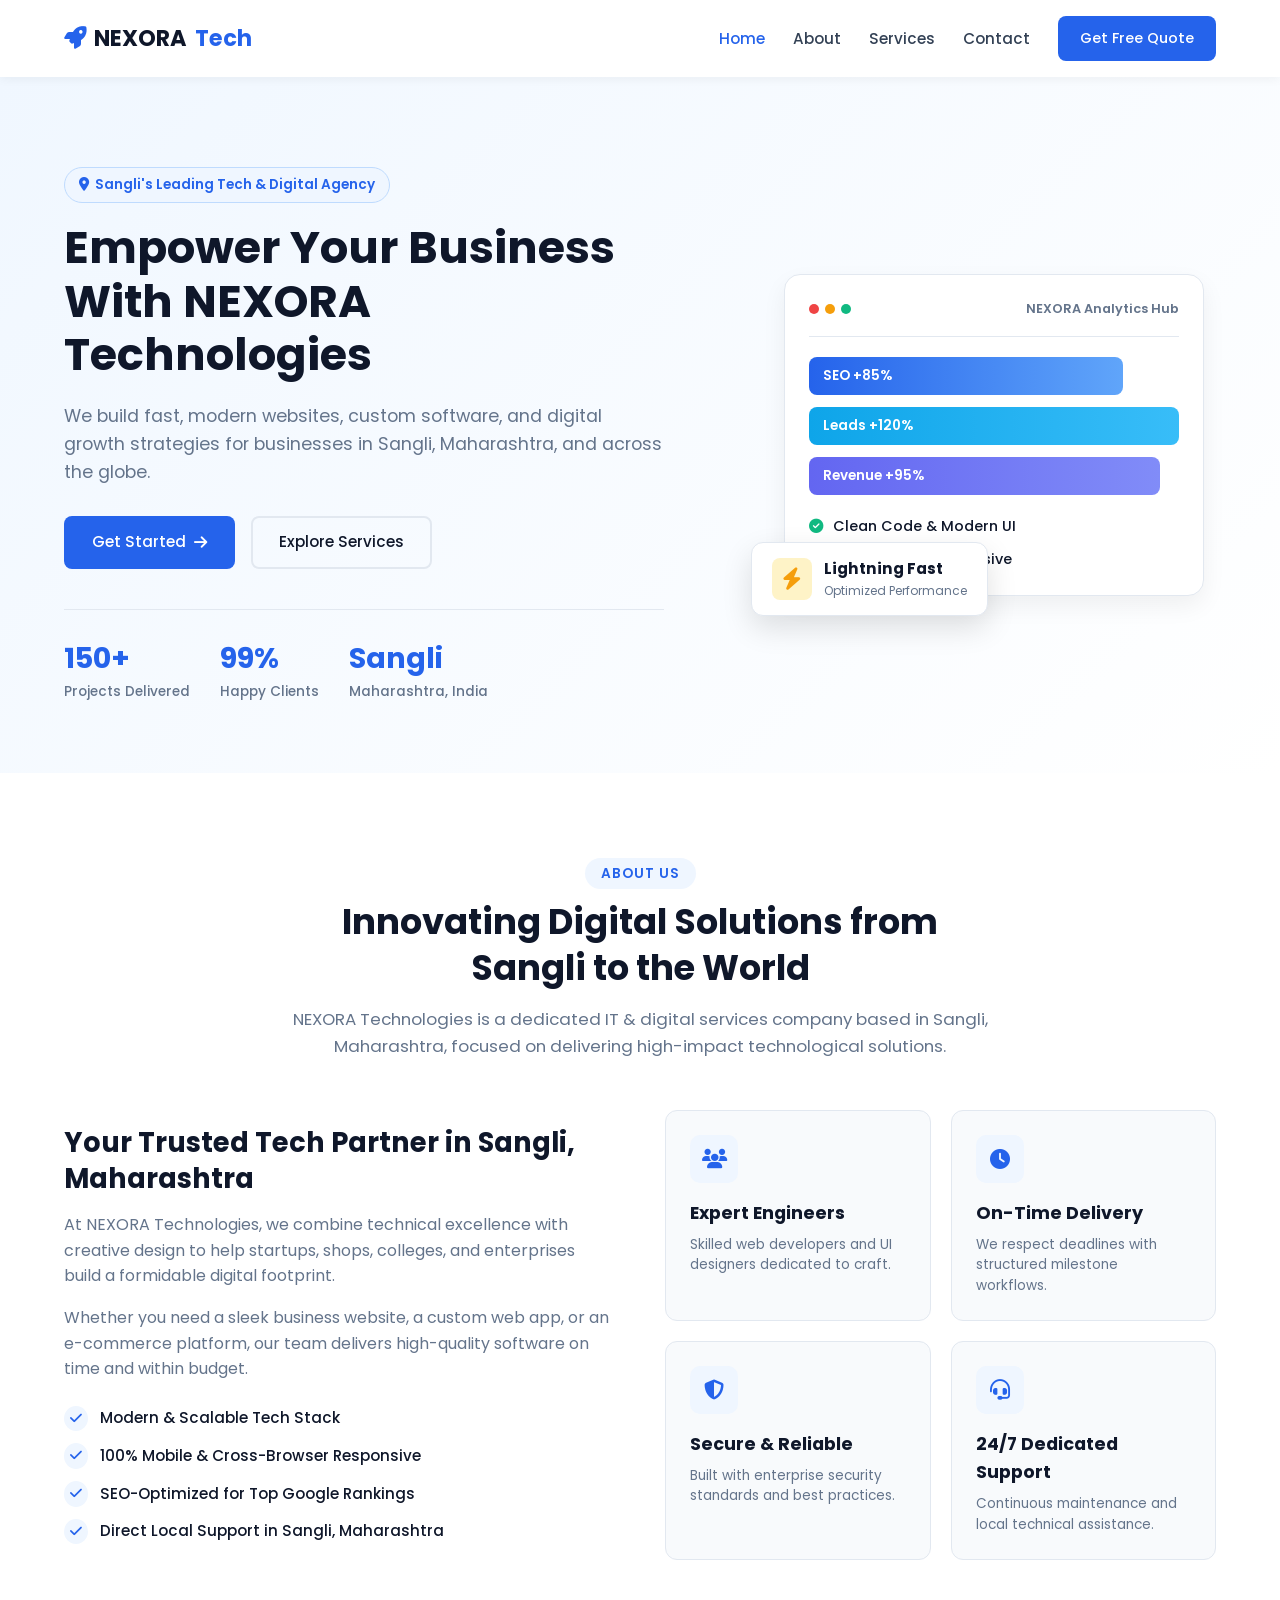
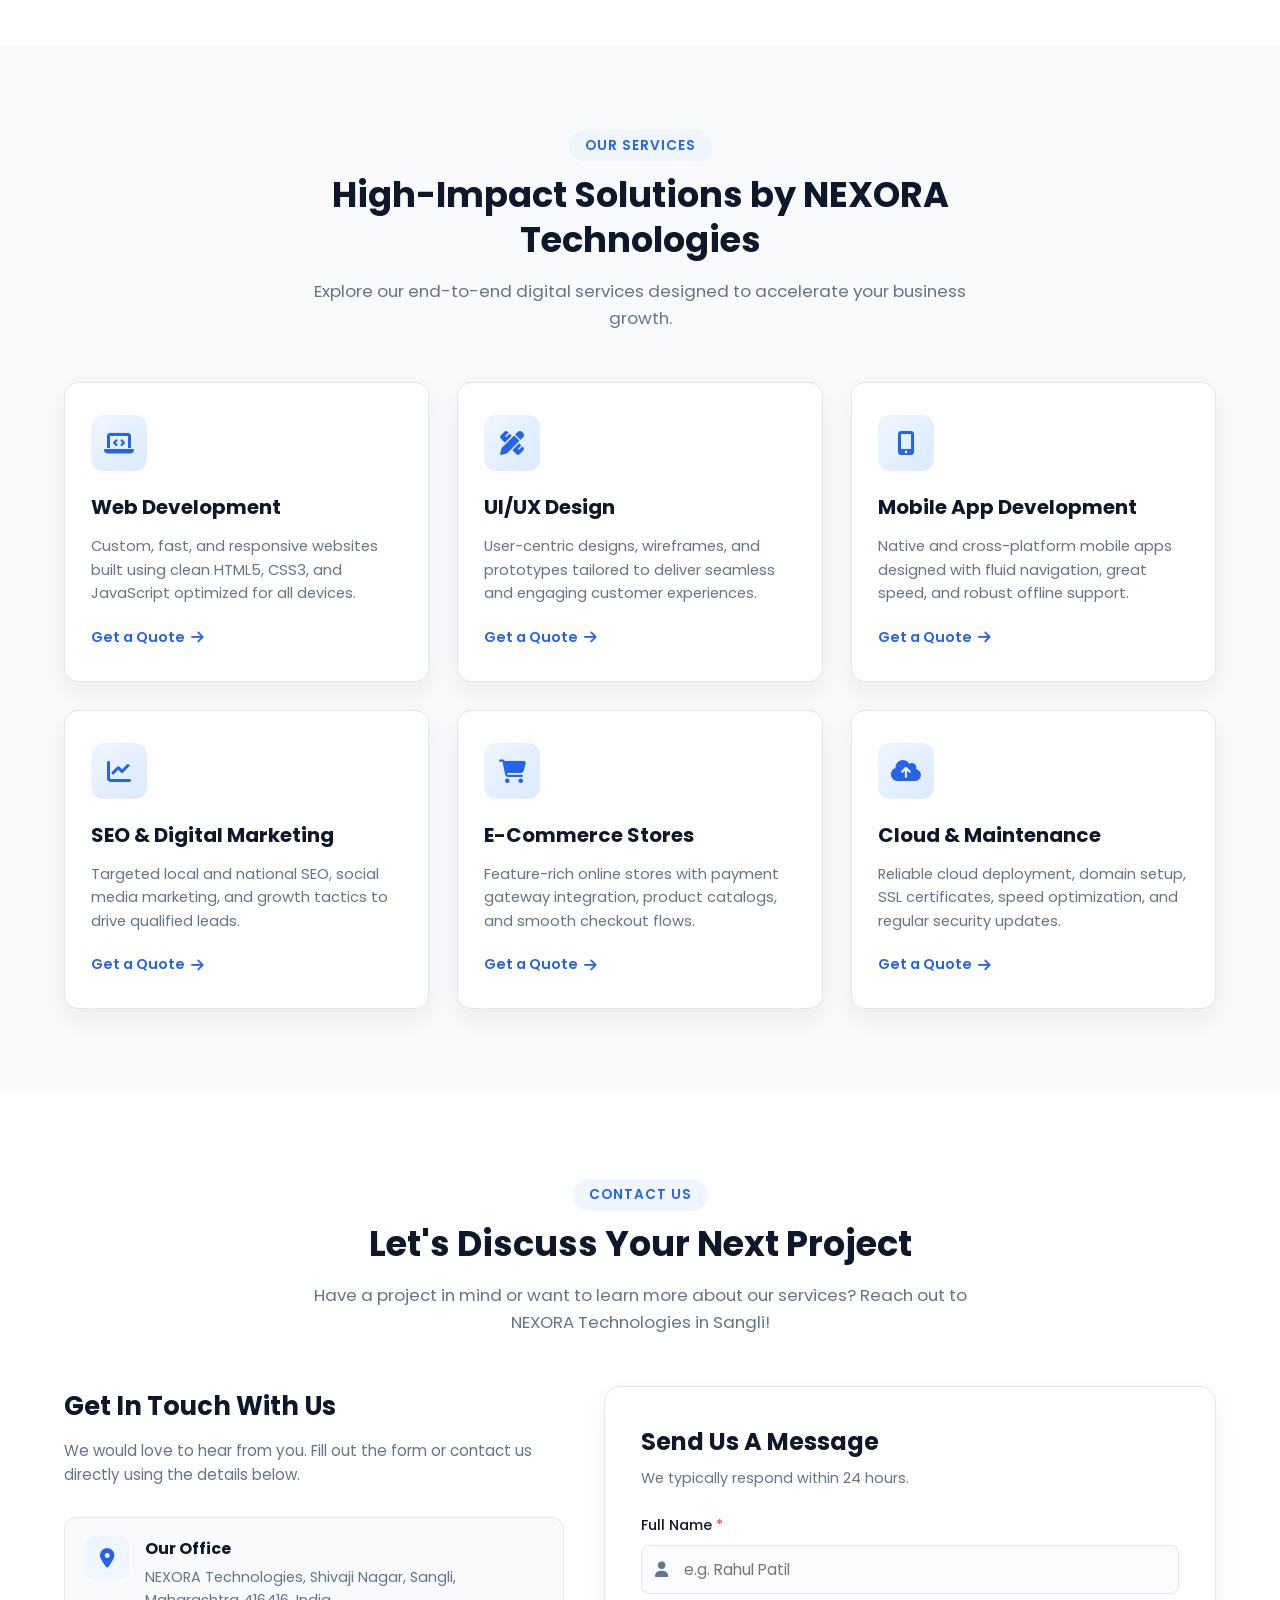
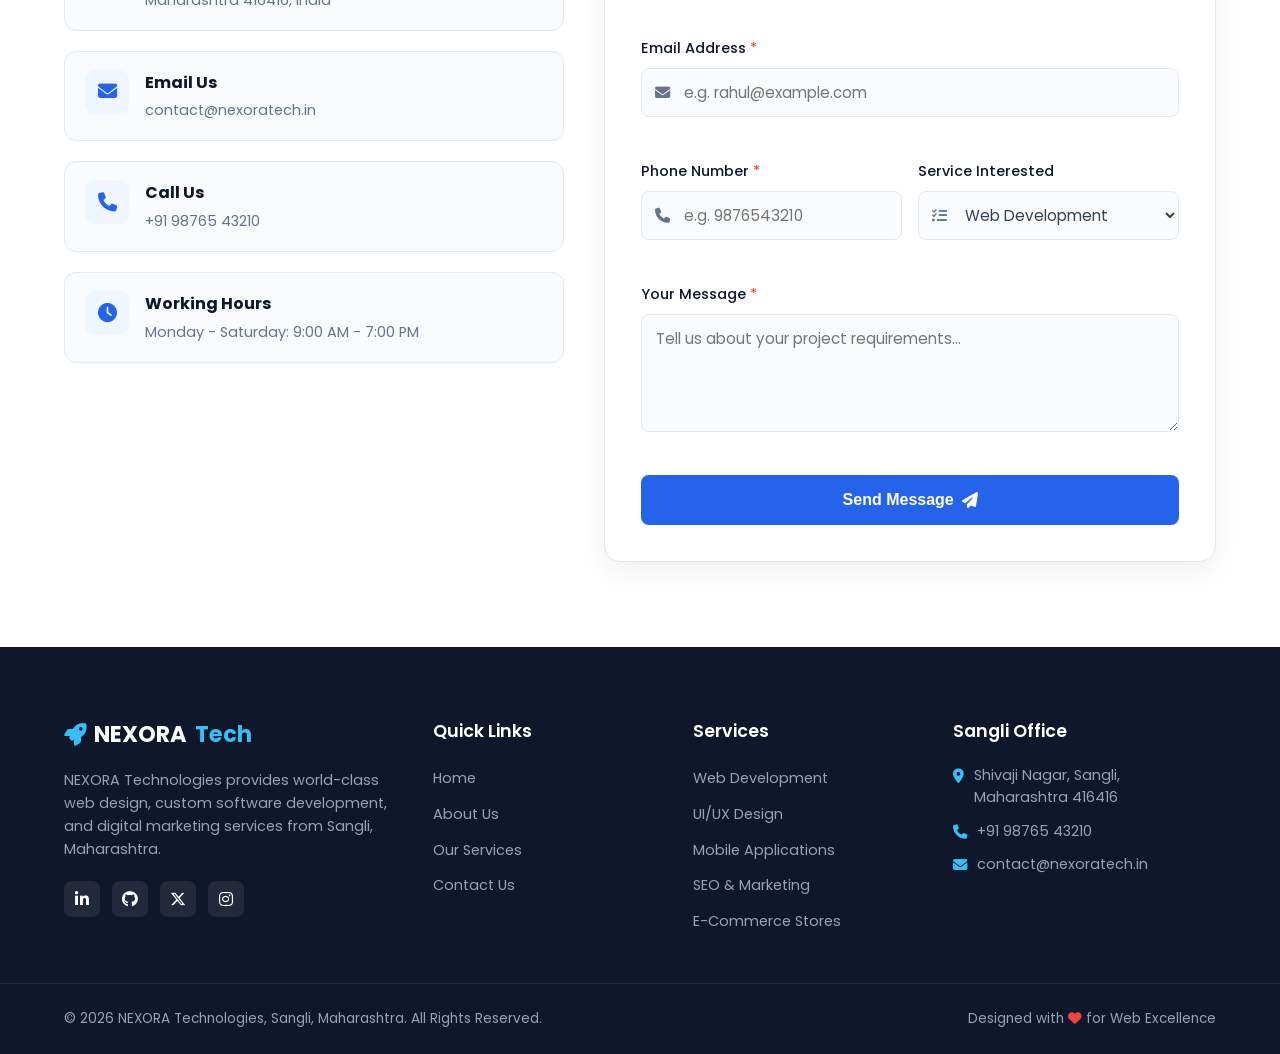
<file: business-landing-page/index.html>
<!DOCTYPE html>
<html lang="en">
<head>
    <meta charset="UTF-8">
    <meta name="viewport" content="width=device-width, initial-scale=1.0">
    <title>NEXORA Technologies | Modern Digital & Software Solutions - Sangli, Maharashtra</title>
    
    <!-- Google Fonts for Clean Typography -->
    <link rel="preconnect" href="https://fonts.googleapis.com">
    <link rel="preconnect" href="https://fonts.gstatic.com" crossorigin>
    <link href="https://fonts.googleapis.com/css2?family=Poppins:wght@300;400;500;600;700&display=swap" rel="stylesheet">
    
    <!-- Font Awesome Icons for beginner-friendly icons -->
    <link rel="stylesheet" href="https://cdnjs.cloudflare.com/ajax/libs/font-awesome/6.4.0/css/all.min.css">
    
    <!-- Custom CSS Stylesheet -->
    <link rel="stylesheet" href="css/style.css">
</head>
<body>

    <!-- ==============================================
         1. Navigation Bar (Sticky & Mobile Responsive)
         ============================================== -->
    <header class="navbar-header">
        <nav class="navbar container">
            <!-- Brand Logo -->
            <a href="#home" class="nav-logo">
                <i class="fa-solid fa-rocket"></i> NEXORA<span>Tech</span>
            </a>

            <!-- Navigation Menu Links -->
            <ul class="nav-menu" id="navMenu">
                <li class="nav-item"><a href="#home" class="nav-link active">Home</a></li>
                <li class="nav-item"><a href="#about" class="nav-link">About</a></li>
                <li class="nav-item"><a href="#services" class="nav-link">Services</a></li>
                <li class="nav-item"><a href="#contact" class="nav-link">Contact</a></li>
                <li class="nav-item nav-btn-item">
                    <a href="#contact" class="btn btn-primary nav-btn">Get Free Quote</a>
                </li>
            </ul>

            <!-- Mobile Hamburger Menu Button -->
            <button class="menu-toggle" id="menuToggle" aria-label="Toggle navigation">
                <i class="fa-solid fa-bars"></i>
            </button>
        </nav>
    </header>

    <!-- Main Content Area -->
    <main>
        <!-- ==============================================
             2. Hero Section (Value Proposition & CTAs)
             ============================================== -->
        <section class="hero-section" id="home">
            <div class="container hero-container">
                <!-- Hero Left Column: Text Content -->
                <div class="hero-text">
                    <span class="badge"><i class="fa-solid fa-location-dot"></i> Sangli's Leading Tech & Digital Agency</span>
                    <h1 class="hero-title">Empower Your Business With NEXORA Technologies</h1>
                    <p class="hero-description">
                        We build fast, modern websites, custom software, and digital growth strategies for businesses in Sangli, Maharashtra, and across the globe.
                    </p>
                    
                    <!-- Call To Action Buttons -->
                    <div class="hero-cta-group">
                        <a href="#contact" class="btn btn-primary">
                            Get Started <i class="fa-solid fa-arrow-right"></i>
                        </a>
                        <a href="#services" class="btn btn-secondary">
                            Explore Services
                        </a>
                    </div>

                    <!-- Trust Stats Highlight -->
                    <div class="hero-stats">
                        <div class="stat-item">
                            <h3>150+</h3>
                            <p>Projects Delivered</p>
                        </div>
                        <div class="stat-item">
                            <h3>99%</h3>
                            <p>Happy Clients</p>
                        </div>
                        <div class="stat-item">
                            <h3>Sangli</h3>
                            <p>Maharashtra, India</p>
                        </div>
                    </div>
                </div>

                <!-- Hero Right Column: Visual Showcase Card -->
                <div class="hero-visual">
                    <div class="visual-card main-card">
                        <div class="card-header">
                            <div class="dots">
                                <span class="dot red"></span>
                                <span class="dot yellow"></span>
                                <span class="dot green"></span>
                            </div>
                            <span class="card-title-tag">NEXORA Analytics Hub</span>
                        </div>
                        <div class="card-body">
                            <div class="chart-preview">
                                <div class="chart-bar bar-1"><span>SEO +85%</span></div>
                                <div class="chart-bar bar-2"><span>Leads +120%</span></div>
                                <div class="chart-bar bar-3"><span>Revenue +95%</span></div>
                            </div>
                            <div class="card-feature-item">
                                <i class="fa-solid fa-circle-check"></i> Clean Code & Modern UI
                            </div>
                            <div class="card-feature-item">
                                <i class="fa-solid fa-circle-check"></i> 100% Mobile Responsive
                            </div>
                        </div>
                    </div>

                    <!-- Floating Badge -->
                    <div class="floating-badge">
                        <i class="fa-solid fa-bolt"></i>
                        <div>
                            <h4>Lightning Fast</h4>
                            <p>Optimized Performance</p>
                        </div>
                    </div>
                </div>
            </div>
        </section>

        <!-- ==============================================
             3. About Us Section (Our Mission & Values)
             ============================================== -->
        <section class="about-section section-padding" id="about">
            <div class="container">
                <div class="section-title-area">
                    <span class="sub-title">About Us</span>
                    <h2 class="section-heading">Innovating Digital Solutions from Sangli to the World</h2>
                    <p class="section-subtext">
                        NEXORA Technologies is a dedicated IT & digital services company based in Sangli, Maharashtra, focused on delivering high-impact technological solutions.
                    </p>
                </div>

                <div class="about-grid">
                    <!-- About Text & Highlights -->
                    <div class="about-content">
                        <h3>Your Trusted Tech Partner in Sangli, Maharashtra</h3>
                        <p>
                            At NEXORA Technologies, we combine technical excellence with creative design to help startups, shops, colleges, and enterprises build a formidable digital footprint.
                        </p>
                        <p>
                            Whether you need a sleek business website, a custom web app, or an e-commerce platform, our team delivers high-quality software on time and within budget.
                        </p>
                        
                        <div class="about-checklist">
                            <div class="check-item">
                                <i class="fa-solid fa-check"></i>
                                <span>Modern & Scalable Tech Stack</span>
                            </div>
                            <div class="check-item">
                                <i class="fa-solid fa-check"></i>
                                <span>100% Mobile & Cross-Browser Responsive</span>
                            </div>
                            <div class="check-item">
                                <i class="fa-solid fa-check"></i>
                                <span>SEO-Optimized for Top Google Rankings</span>
                            </div>
                            <div class="check-item">
                                <i class="fa-solid fa-check"></i>
                                <span>Direct Local Support in Sangli, Maharashtra</span>
                            </div>
                        </div>
                    </div>

                    <!-- About Feature Highlights Cards -->
                    <div class="about-features-grid">
                        <div class="feature-box">
                            <div class="feature-icon">
                                <i class="fa-solid fa-users"></i>
                            </div>
                            <h4>Expert Engineers</h4>
                            <p>Skilled web developers and UI designers dedicated to craft.</p>
                        </div>

                        <div class="feature-box">
                            <div class="feature-icon">
                                <i class="fa-solid fa-clock"></i>
                            </div>
                            <h4>On-Time Delivery</h4>
                            <p>We respect deadlines with structured milestone workflows.</p>
                        </div>

                        <div class="feature-box">
                            <div class="feature-icon">
                                <i class="fa-solid fa-shield-halved"></i>
                            </div>
                            <h4>Secure & Reliable</h4>
                            <p>Built with enterprise security standards and best practices.</p>
                        </div>

                        <div class="feature-box">
                            <div class="feature-icon">
                                <i class="fa-solid fa-headset"></i>
                            </div>
                            <h4>24/7 Dedicated Support</h4>
                            <p>Continuous maintenance and local technical assistance.</p>
                        </div>
                    </div>
                </div>
            </div>
        </section>

        <!-- ==============================================
             4. Services Section (6 Feature Cards)
             ============================================== -->
        <section class="services-section section-padding" id="services">
            <div class="container">
                <div class="section-title-area">
                    <span class="sub-title">Our Services</span>
                    <h2 class="section-heading">High-Impact Solutions by NEXORA Technologies</h2>
                    <p class="section-subtext">
                        Explore our end-to-end digital services designed to accelerate your business growth.
                    </p>
                </div>

                <!-- Services Grid (6 Cards) -->
                <div class="services-grid">
                    <!-- Card 1: Web Design & Dev -->
                    <div class="service-card">
                        <div class="service-icon-wrap">
                            <i class="fa-solid fa-laptop-code"></i>
                        </div>
                        <h3 class="service-title">Web Development</h3>
                        <p class="service-desc">
                            Custom, fast, and responsive websites built using clean HTML5, CSS3, and JavaScript optimized for all devices.
                        </p>
                        <a href="#contact" class="service-link">Get a Quote <i class="fa-solid fa-arrow-right"></i></a>
                    </div>

                    <!-- Card 2: UI/UX Design -->
                    <div class="service-card">
                        <div class="service-icon-wrap">
                            <i class="fa-solid fa-pen-ruler"></i>
                        </div>
                        <h3 class="service-title">UI/UX Design</h3>
                        <p class="service-desc">
                            User-centric designs, wireframes, and prototypes tailored to deliver seamless and engaging customer experiences.
                        </p>
                        <a href="#contact" class="service-link">Get a Quote <i class="fa-solid fa-arrow-right"></i></a>
                    </div>

                    <!-- Card 3: Mobile Apps -->
                    <div class="service-card">
                        <div class="service-icon-wrap">
                            <i class="fa-solid fa-mobile-screen-button"></i>
                        </div>
                        <h3 class="service-title">Mobile App Development</h3>
                        <p class="service-desc">
                            Native and cross-platform mobile apps designed with fluid navigation, great speed, and robust offline support.
                        </p>
                        <a href="#contact" class="service-link">Get a Quote <i class="fa-solid fa-arrow-right"></i></a>
                    </div>

                    <!-- Card 4: SEO & Marketing -->
                    <div class="service-card">
                        <div class="service-icon-wrap">
                            <i class="fa-solid fa-chart-line"></i>
                        </div>
                        <h3 class="service-title">SEO & Digital Marketing</h3>
                        <p class="service-desc">
                            Targeted local and national SEO, social media marketing, and growth tactics to drive qualified leads.
                        </p>
                        <a href="#contact" class="service-link">Get a Quote <i class="fa-solid fa-arrow-right"></i></a>
                    </div>

                    <!-- Card 5: E-Commerce -->
                    <div class="service-card">
                        <div class="service-icon-wrap">
                            <i class="fa-solid fa-cart-shopping"></i>
                        </div>
                        <h3 class="service-title">E-Commerce Stores</h3>
                        <p class="service-desc">
                            Feature-rich online stores with payment gateway integration, product catalogs, and smooth checkout flows.
                        </p>
                        <a href="#contact" class="service-link">Get a Quote <i class="fa-solid fa-arrow-right"></i></a>
                    </div>

                    <!-- Card 6: Cloud & Hosting -->
                    <div class="service-card">
                        <div class="service-icon-wrap">
                            <i class="fa-solid fa-cloud-arrow-up"></i>
                        </div>
                        <h3 class="service-title">Cloud & Maintenance</h3>
                        <p class="service-desc">
                            Reliable cloud deployment, domain setup, SSL certificates, speed optimization, and regular security updates.
                        </p>
                        <a href="#contact" class="service-link">Get a Quote <i class="fa-solid fa-arrow-right"></i></a>
                    </div>
                </div>
            </div>
        </section>

        <!-- ==============================================
             5. Contact Form & Info Section
             ============================================== -->
        <section class="contact-section section-padding" id="contact">
            <div class="container">
                <div class="section-title-area">
                    <span class="sub-title">Contact Us</span>
                    <h2 class="section-heading">Let's Discuss Your Next Project</h2>
                    <p class="section-subtext">
                        Have a project in mind or want to learn more about our services? Reach out to NEXORA Technologies in Sangli!
                    </p>
                </div>

                <div class="contact-grid">
                    <!-- Left Column: Contact Information Cards -->
                    <div class="contact-info-wrap">
                        <h3>Get In Touch With Us</h3>
                        <p class="contact-intro">
                            We would love to hear from you. Fill out the form or contact us directly using the details below.
                        </p>

                        <div class="info-card-list">
                            <!-- Location -->
                            <div class="info-card">
                                <div class="info-icon">
                                    <i class="fa-solid fa-location-dot"></i>
                                </div>
                                <div class="info-details">
                                    <h4>Our Office</h4>
                                    <p>NEXORA Technologies, Shivaji Nagar, Sangli, Maharashtra 416416, India</p>
                                </div>
                            </div>

                            <!-- Email -->
                            <div class="info-card">
                                <div class="info-icon">
                                    <i class="fa-solid fa-envelope"></i>
                                </div>
                                <div class="info-details">
                                    <h4>Email Us</h4>
                                    <p><a href="mailto:contact@nexoratech.in">contact@nexoratech.in</a></p>
                                </div>
                            </div>

                            <!-- Phone -->
                            <div class="info-card">
                                <div class="info-icon">
                                    <i class="fa-solid fa-phone"></i>
                                </div>
                                <div class="info-details">
                                    <h4>Call Us</h4>
                                    <p><a href="tel:+919876543210">+91 98765 43210</a></p>
                                </div>
                            </div>

                            <!-- Working Hours -->
                            <div class="info-card">
                                <div class="info-icon">
                                    <i class="fa-solid fa-clock"></i>
                                </div>
                                <div class="info-details">
                                    <h4>Working Hours</h4>
                                    <p>Monday - Saturday: 9:00 AM - 7:00 PM</p>
                                </div>
                            </div>
                        </div>
                    </div>

                    <!-- Right Column: Interactive Contact Form -->
                    <div class="contact-form-card">
                        <div class="form-header">
                            <h3>Send Us A Message</h3>
                            <p>We typically respond within 24 hours.</p>
                        </div>

                        <!-- Feedback Notification Alert -->
                        <div class="form-alert" id="formAlert"></div>

                        <form id="contactForm" novalidate>
                            <!-- Full Name -->
                            <div class="form-group">
                                <label for="fullName">Full Name <span class="required">*</span></label>
                                <div class="input-wrap">
                                    <i class="fa-solid fa-user input-icon"></i>
                                    <input type="text" id="fullName" name="fullName" placeholder="e.g. Rahul Patil" required>
                                </div>
                                <small class="error-msg" id="nameError"></small>
                            </div>

                            <!-- Email Address -->
                            <div class="form-group">
                                <label for="email">Email Address <span class="required">*</span></label>
                                <div class="input-wrap">
                                    <i class="fa-solid fa-envelope input-icon"></i>
                                    <input type="email" id="email" name="email" placeholder="e.g. rahul@example.com" required>
                                </div>
                                <small class="error-msg" id="emailError"></small>
                            </div>

                            <!-- Phone / Service Selection -->
                            <div class="form-row">
                                <div class="form-group">
                                    <label for="phone">Phone Number <span class="required">*</span></label>
                                    <div class="input-wrap">
                                        <i class="fa-solid fa-phone input-icon"></i>
                                        <input type="tel" id="phone" name="phone" placeholder="e.g. 9876543210" required>
                                    </div>
                                    <small class="error-msg" id="phoneError"></small>
                                </div>

                                <div class="form-group">
                                    <label for="service">Service Interested</label>
                                    <div class="input-wrap">
                                        <i class="fa-solid fa-list-check input-icon"></i>
                                        <select id="service" name="service">
                                            <option value="Web Development">Web Development</option>
                                            <option value="UI/UX Design">UI/UX Design</option>
                                            <option value="Mobile App Development">Mobile App Development</option>
                                            <option value="SEO & Marketing">SEO & Marketing</option>
                                            <option value="E-Commerce Stores">E-Commerce Stores</option>
                                            <option value="Cloud & Maintenance">Cloud & Maintenance</option>
                                        </select>
                                    </div>
                                </div>
                            </div>

                            <!-- Message -->
                            <div class="form-group">
                                <label for="message">Your Message <span class="required">*</span></label>
                                <div class="input-wrap">
                                    <textarea id="message" name="message" rows="4" placeholder="Tell us about your project requirements..." required></textarea>
                                </div>
                                <small class="error-msg" id="messageError"></small>
                            </div>

                            <!-- Submit Button -->
                            <button type="submit" class="btn btn-primary btn-submit" id="submitBtn">
                                <span>Send Message</span> <i class="fa-solid fa-paper-plane"></i>
                            </button>
                        </form>
                    </div>
                </div>
            </div>
        </section>
    </main>

    <!-- ==============================================
         6. Footer Section
         ============================================== -->
    <footer class="footer">
        <div class="container footer-container">
            <!-- Brand Info Column -->
            <div class="footer-col footer-brand">
                <a href="#home" class="footer-logo">
                    <i class="fa-solid fa-rocket"></i> NEXORA<span>Tech</span>
                </a>
                <p class="footer-desc">
                    NEXORA Technologies provides world-class web design, custom software development, and digital marketing services from Sangli, Maharashtra.
                </p>
                <!-- Social Links -->
                <div class="footer-socials">
                    <a href="https://linkedin.com" target="_blank" aria-label="LinkedIn"><i class="fa-brands fa-linkedin-in"></i></a>
                    <a href="https://github.com" target="_blank" aria-label="GitHub"><i class="fa-brands fa-github"></i></a>
                    <a href="https://twitter.com" target="_blank" aria-label="Twitter"><i class="fa-brands fa-x-twitter"></i></a>
                    <a href="https://instagram.com" target="_blank" aria-label="Instagram"><i class="fa-brands fa-instagram"></i></a>
                </div>
            </div>

            <!-- Quick Links -->
            <div class="footer-col">
                <h4 class="footer-title">Quick Links</h4>
                <ul class="footer-links">
                    <li><a href="#home">Home</a></li>
                    <li><a href="#about">About Us</a></li>
                    <li><a href="#services">Our Services</a></li>
                    <li><a href="#contact">Contact Us</a></li>
                </ul>
            </div>

            <!-- Services Links -->
            <div class="footer-col">
                <h4 class="footer-title">Services</h4>
                <ul class="footer-links">
                    <li><a href="#services">Web Development</a></li>
                    <li><a href="#services">UI/UX Design</a></li>
                    <li><a href="#services">Mobile Applications</a></li>
                    <li><a href="#services">SEO & Marketing</a></li>
                    <li><a href="#services">E-Commerce Stores</a></li>
                </ul>
            </div>

            <!-- Contact / Location Info -->
            <div class="footer-col">
                <h4 class="footer-title">Sangli Office</h4>
                <p class="footer-contact-item"><i class="fa-solid fa-location-dot"></i> Shivaji Nagar, Sangli, Maharashtra 416416</p>
                <p class="footer-contact-item"><i class="fa-solid fa-phone"></i> +91 98765 43210</p>
                <p class="footer-contact-item"><i class="fa-solid fa-envelope"></i> contact@nexoratech.in</p>
            </div>
        </div>

        <div class="footer-bottom">
            <div class="container footer-bottom-content">
                <p>&copy; 2026 NEXORA Technologies, Sangli, Maharashtra. All Rights Reserved.</p>
                <p>Designed with <i class="fa-solid fa-heart" style="color: #ef4444;"></i> for Web Excellence</p>
            </div>
        </div>
    </footer>

    <!-- Custom JavaScript -->
    <script src="js/script.js"></script>
</body>
</html>
</file>
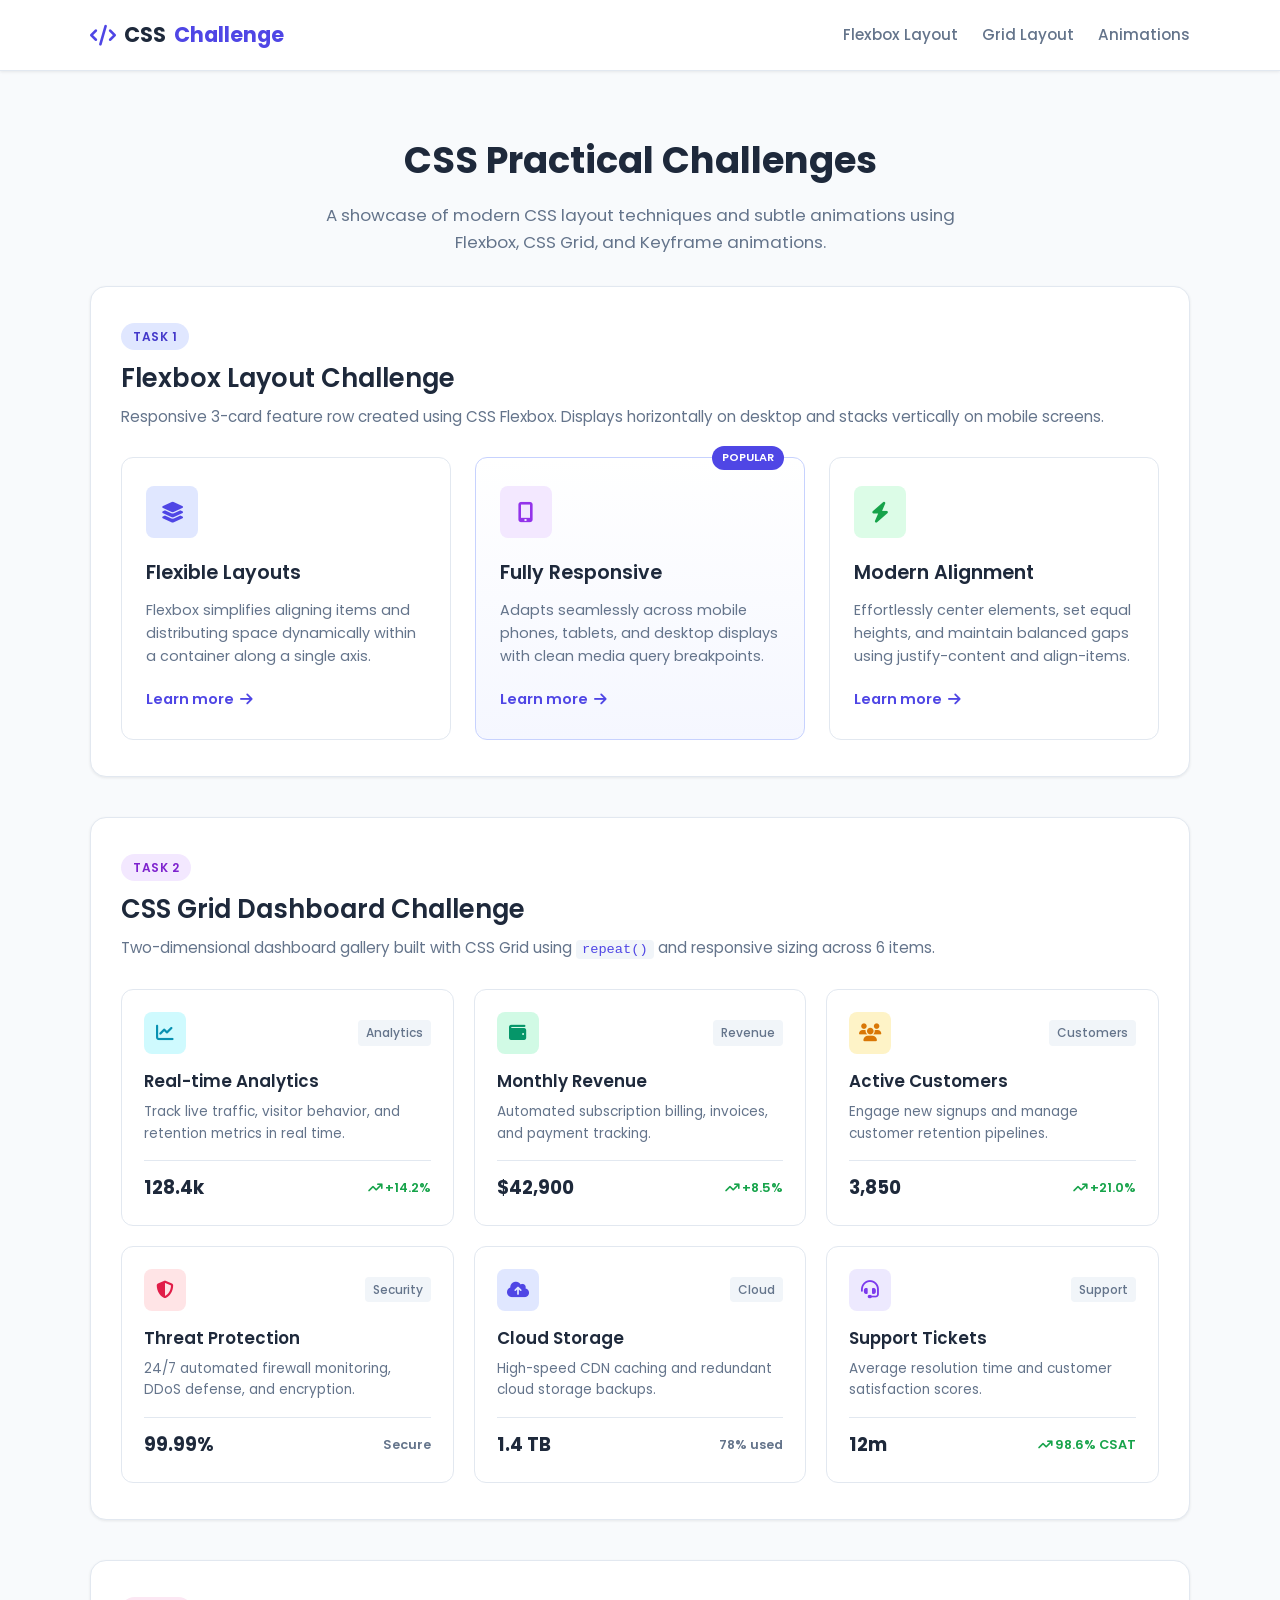
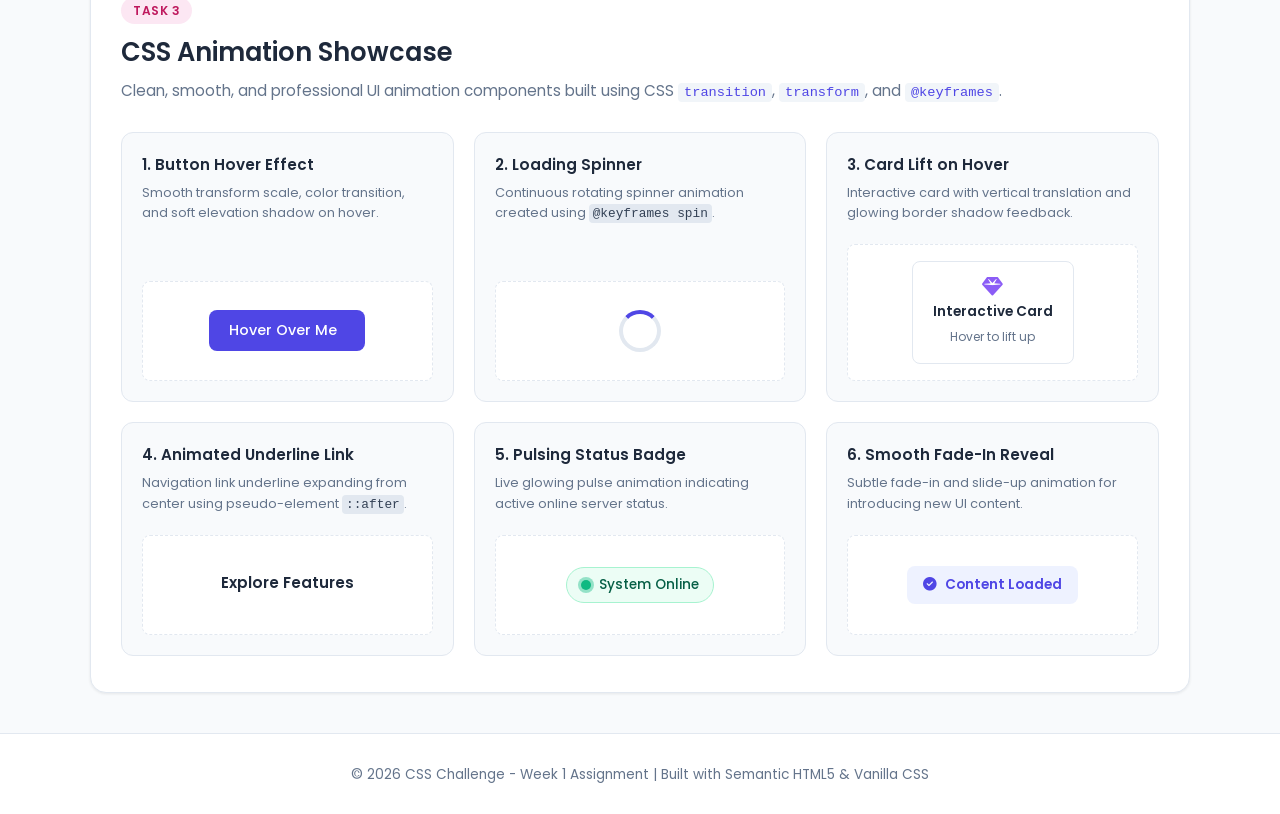
<file: css-challenge/index.html>
<!DOCTYPE html>
<html lang="en">
<head>
    <meta charset="UTF-8">
    <meta name="viewport" content="width=device-width, initial-scale=1.0">
    <title>CSS Challenge - Flexbox, Grid & Animations</title>
    <!-- Google Fonts -->
    <link rel="preconnect" href="https://fonts.googleapis.com">
    <link rel="preconnect" href="https://fonts.gstatic.com" crossorigin>
    <link href="https://fonts.googleapis.com/css2?family=Poppins:wght@300;400;500;600;700&display=swap" rel="stylesheet">
    <!-- Font Awesome Icons -->
    <link rel="stylesheet" href="https://cdnjs.cloudflare.com/ajax/libs/font-awesome/6.4.0/css/all.min.css">
    <!-- Custom CSS -->
    <link rel="stylesheet" href="css/style.css">
</head>
<body>

    <!-- Header & Navigation -->
    <header class="header">
        <div class="container nav-container">
            <div class="logo">
                <i class="fa-solid fa-code"></i> CSS<span>Challenge</span>
            </div>
            <nav class="nav-menu">
                <a href="#flexbox" class="nav-link">Flexbox Layout</a>
                <a href="#grid" class="nav-link">Grid Layout</a>
                <a href="#animations" class="nav-link">Animations</a>
            </nav>
        </div>
    </header>

    <!-- Hero Intro -->
    <section class="hero-section">
        <div class="container">
            <h1 class="hero-title">CSS Practical Challenges</h1>
            <p class="hero-subtitle">
                A showcase of modern CSS layout techniques and subtle animations using Flexbox, CSS Grid, and Keyframe animations.
            </p>
        </div>
    </section>

    <!-- Main Content -->
    <main class="container">

        <!-- Task 1: Flexbox Layout Task -->
        <section id="flexbox" class="challenge-card">
            <div class="section-header">
                <div class="badge badge-blue">Task 1</div>
                <h2>Flexbox Layout Challenge</h2>
                <p>Responsive 3-card feature row created using CSS Flexbox. Displays horizontally on desktop and stacks vertically on mobile screens.</p>
            </div>

            <!-- Flexbox Card Row -->
            <div class="flex-row">
                <div class="feature-card">
                    <div class="card-icon icon-blue">
                        <i class="fa-solid fa-layer-group"></i>
                    </div>
                    <h3>Flexible Layouts</h3>
                    <p>Flexbox simplifies aligning items and distributing space dynamically within a container along a single axis.</p>
                    <a href="#flexbox" class="card-link">Learn more <i class="fa-solid fa-arrow-right"></i></a>
                </div>

                <div class="feature-card featured">
                    <div class="popular-tag">Popular</div>
                    <div class="card-icon icon-purple">
                        <i class="fa-solid fa-mobile-screen-button"></i>
                    </div>
                    <h3>Fully Responsive</h3>
                    <p>Adapts seamlessly across mobile phones, tablets, and desktop displays with clean media query breakpoints.</p>
                    <a href="#flexbox" class="card-link">Learn more <i class="fa-solid fa-arrow-right"></i></a>
                </div>

                <div class="feature-card">
                    <div class="card-icon icon-green">
                        <i class="fa-solid fa-bolt"></i>
                    </div>
                    <h3>Modern Alignment</h3>
                    <p>Effortlessly center elements, set equal heights, and maintain balanced gaps using justify-content and align-items.</p>
                    <a href="#flexbox" class="card-link">Learn more <i class="fa-solid fa-arrow-right"></i></a>
                </div>
            </div>
        </section>

        <!-- Task 2: CSS Grid Layout Task -->
        <section id="grid" class="challenge-card">
            <div class="section-header">
                <div class="badge badge-purple">Task 2</div>
                <h2>CSS Grid Dashboard Challenge</h2>
                <p>Two-dimensional dashboard gallery built with CSS Grid using <code>repeat()</code> and responsive sizing across 6 items.</p>
            </div>

            <!-- Grid Container with 6 items -->
            <div class="grid-container">
                <div class="grid-card">
                    <div class="grid-header">
                        <div class="grid-icon bg-cyan">
                            <i class="fa-solid fa-chart-line"></i>
                        </div>
                        <span class="grid-tag">Analytics</span>
                    </div>
                    <h4>Real-time Analytics</h4>
                    <p>Track live traffic, visitor behavior, and retention metrics in real time.</p>
                    <div class="grid-metric">
                        <span class="metric-value">128.4k</span>
                        <span class="metric-change positive"><i class="fa-solid fa-arrow-trend-up"></i> +14.2%</span>
                    </div>
                </div>

                <div class="grid-card">
                    <div class="grid-header">
                        <div class="grid-icon bg-emerald">
                            <i class="fa-solid fa-wallet"></i>
                        </div>
                        <span class="grid-tag">Revenue</span>
                    </div>
                    <h4>Monthly Revenue</h4>
                    <p>Automated subscription billing, invoices, and payment tracking.</p>
                    <div class="grid-metric">
                        <span class="metric-value">$42,900</span>
                        <span class="metric-change positive"><i class="fa-solid fa-arrow-trend-up"></i> +8.5%</span>
                    </div>
                </div>

                <div class="grid-card">
                    <div class="grid-header">
                        <div class="grid-icon bg-amber">
                            <i class="fa-solid fa-users"></i>
                        </div>
                        <span class="grid-tag">Customers</span>
                    </div>
                    <h4>Active Customers</h4>
                    <p>Engage new signups and manage customer retention pipelines.</p>
                    <div class="grid-metric">
                        <span class="metric-value">3,850</span>
                        <span class="metric-change positive"><i class="fa-solid fa-arrow-trend-up"></i> +21.0%</span>
                    </div>
                </div>

                <div class="grid-card">
                    <div class="grid-header">
                        <div class="grid-icon bg-rose">
                            <i class="fa-solid fa-shield-halved"></i>
                        </div>
                        <span class="grid-tag">Security</span>
                    </div>
                    <h4>Threat Protection</h4>
                    <p>24/7 automated firewall monitoring, DDoS defense, and encryption.</p>
                    <div class="grid-metric">
                        <span class="metric-value">99.99%</span>
                        <span class="metric-change neutral">Secure</span>
                    </div>
                </div>

                <div class="grid-card">
                    <div class="grid-header">
                        <div class="grid-icon bg-indigo">
                            <i class="fa-solid fa-cloud-arrow-up"></i>
                        </div>
                        <span class="grid-tag">Cloud</span>
                    </div>
                    <h4>Cloud Storage</h4>
                    <p>High-speed CDN caching and redundant cloud storage backups.</p>
                    <div class="grid-metric">
                        <span class="metric-value">1.4 TB</span>
                        <span class="metric-change neutral">78% used</span>
                    </div>
                </div>

                <div class="grid-card">
                    <div class="grid-header">
                        <div class="grid-icon bg-violet">
                            <i class="fa-solid fa-headset"></i>
                        </div>
                        <span class="grid-tag">Support</span>
                    </div>
                    <h4>Support Tickets</h4>
                    <p>Average resolution time and customer satisfaction scores.</p>
                    <div class="grid-metric">
                        <span class="metric-value">12m</span>
                        <span class="metric-change positive"><i class="fa-solid fa-arrow-trend-up"></i> 98.6% CSAT</span>
                    </div>
                </div>
            </div>
        </section>

        <!-- Task 3: CSS Animations Task -->
        <section id="animations" class="challenge-card">
            <div class="section-header">
                <div class="badge badge-pink">Task 3</div>
                <h2>CSS Animation Showcase</h2>
                <p>Clean, smooth, and professional UI animation components built using CSS <code>transition</code>, <code>transform</code>, and <code>@keyframes</code>.</p>
            </div>

            <div class="animation-grid">
                <!-- 1. Button Hover Animation -->
                <div class="anim-box">
                    <h4>1. Button Hover Effect</h4>
                    <p>Smooth transform scale, color transition, and soft elevation shadow on hover.</p>
                    <div class="demo-area">
                        <button class="btn btn-animated">Hover Over Me <i class="fa-solid fa-sparkles"></i></button>
                    </div>
                </div>

                <!-- 2. Loading Spinner -->
                <div class="anim-box">
                    <h4>2. Loading Spinner</h4>
                    <p>Continuous rotating spinner animation created using <code>@keyframes spin</code>.</p>
                    <div class="demo-area">
                        <div class="spinner"></div>
                    </div>
                </div>

                <!-- 3. Card Lift Effect -->
                <div class="anim-box">
                    <h4>3. Card Lift on Hover</h4>
                    <p>Interactive card with vertical translation and glowing border shadow feedback.</p>
                    <div class="demo-area">
                        <div class="lift-card">
                            <i class="fa-solid fa-gem card-gem"></i>
                            <h5>Interactive Card</h5>
                            <small>Hover to lift up</small>
                        </div>
                    </div>
                </div>

                <!-- 4. Animated Underline Link -->
                <div class="anim-box">
                    <h4>4. Animated Underline Link</h4>
                    <p>Navigation link underline expanding from center using pseudo-element <code>::after</code>.</p>
                    <div class="demo-area">
                        <a href="#animations" class="animated-link">Explore Features</a>
                    </div>
                </div>

                <!-- 5. Pulsing Status Indicator -->
                <div class="anim-box">
                    <h4>5. Pulsing Status Badge</h4>
                    <p>Live glowing pulse animation indicating active online server status.</p>
                    <div class="demo-area">
                        <div class="status-badge">
                            <span class="pulse-dot"></span>
                            <span>System Online</span>
                        </div>
                    </div>
                </div>

                <!-- 6. Smooth Fade-in Reveal -->
                <div class="anim-box">
                    <h4>6. Smooth Fade-In Reveal</h4>
                    <p>Subtle fade-in and slide-up animation for introducing new UI content.</p>
                    <div class="demo-area">
                        <div class="fade-in-box">
                            <i class="fa-solid fa-check-circle"></i>
                            <span>Content Loaded</span>
                        </div>
                    </div>
                </div>
            </div>
        </section>

    </main>

    <!-- Footer -->
    <footer class="footer">
        <div class="container">
            <p>&copy; 2026 CSS Challenge - Week 1 Assignment | Built with Semantic HTML5 & Vanilla CSS</p>
        </div>
    </footer>

</body>
</html>
</file>
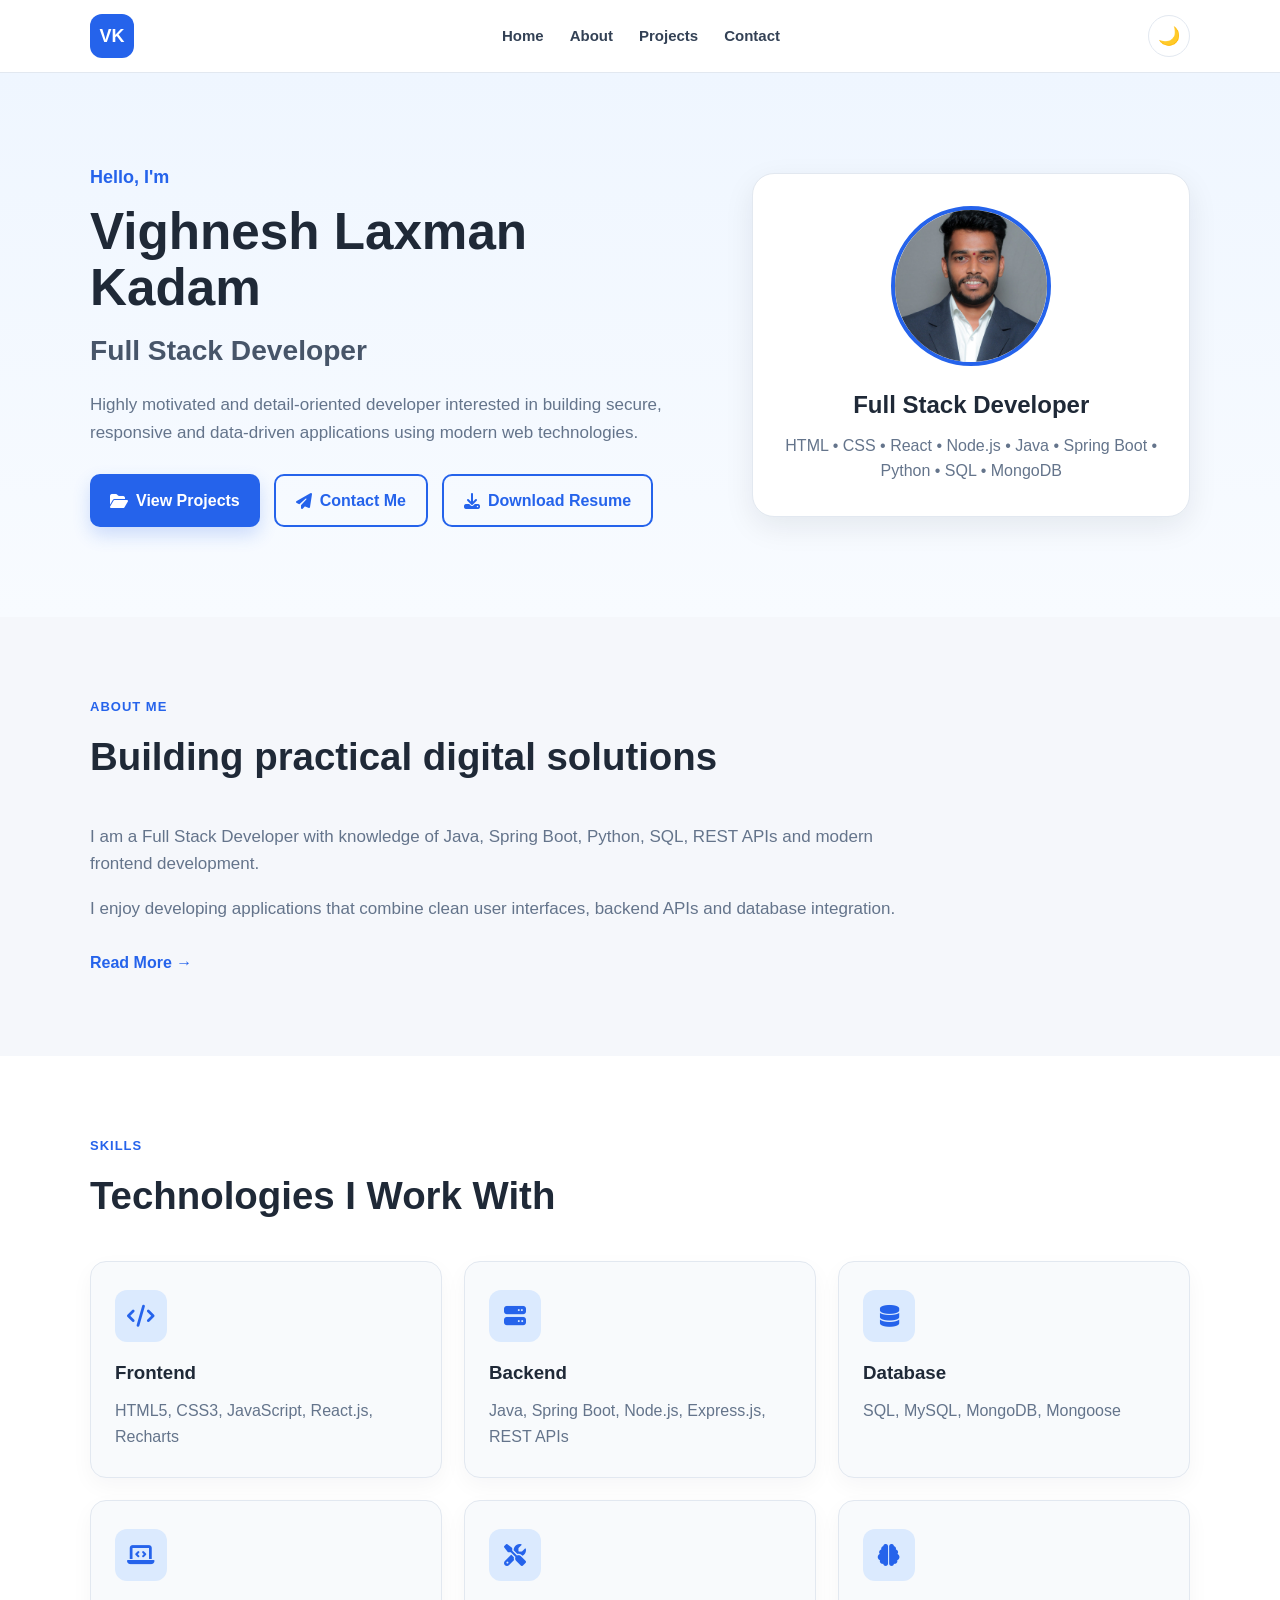
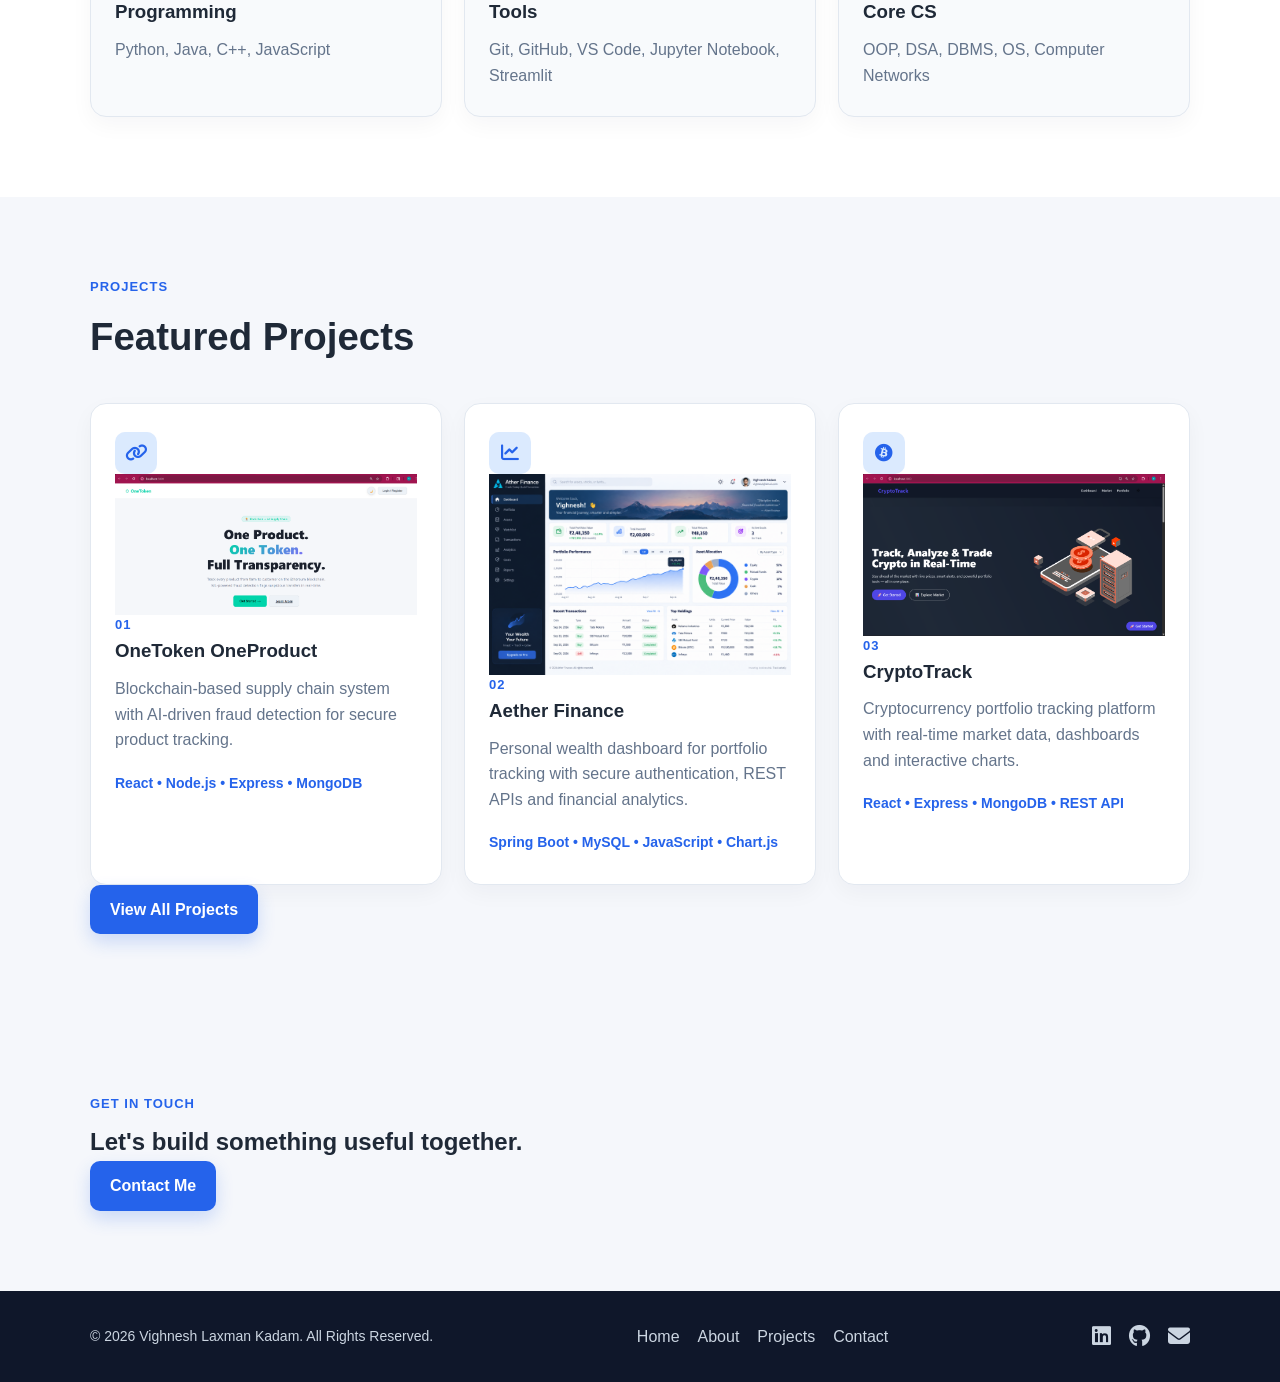
<file: portfolio-website/index.html>
<!DOCTYPE html>
<html lang="en">
<head>
    <meta charset="UTF-8">

    <meta name="viewport"
          content="width=device-width, initial-scale=1.0">

    <meta name="description"
          content="Portfolio of Vighnesh Laxman Kadam, Full Stack Developer">

    <title>Vighnesh Kadam | Full Stack Developer</title>
    <link
    rel="stylesheet"
    href="https://cdnjs.cloudflare.com/ajax/libs/font-awesome/6.5.2/css/all.min.css"
    >   
    <link rel="stylesheet" href="css/style.css">
</head>

<body>

    <!-- Header -->
    <header class="header">

        <div class="container navbar">

            <a href="index.html" class="logo">
                VK
            </a>

            <nav class="nav">
                <a href="index.html">Home</a>
                <a href="about.html">About</a>
                <a href="projects.html">Projects</a>
                <a href="contact.html">Contact</a>
            </nav>

            <div style="display: flex; align-items: center; gap: 10px;">
                <button class="theme-toggle" id="themeToggle" aria-label="Switch to dark mode">🌙</button>
                <button class="menu-btn" id="menuBtn" aria-label="Open menu">
                    ☰
                </button>
            </div>

        </div>

    </header>


    <!-- Main Content -->
    <main>

        <!-- Hero Section -->
        <section class="hero">

            <div class="container hero-content">

                <div class="hero-text">

                    <p class="hero-small">
                        Hello, I'm
                    </p>

                    <h1>
                        Vighnesh Laxman Kadam
                    </h1>

                    <h2>
                        Full Stack Developer
                    </h2>

                    <p class="hero-description">
                        Highly motivated and detail-oriented developer
                        interested in building secure, responsive and
                        data-driven applications using modern web
                        technologies.
                    </p>

                    <div class="hero-buttons">

                        <a href="projects.html" class="btn primary-btn">
                            <i class="fa-solid fa-folder-open"></i>
                            View Projects
                        </a>

                        <a href="contact.html" class="btn secondary-btn">
                            <i class="fa-solid fa-paper-plane"></i>
                            Contact Me
                        </a>

<a href="assets/Vighnesh_Laxman_Kadam.pdf"
                        class="btn secondary-btn"
                        download>

                            <i class="fa-solid fa-download"></i>
                            Download Resume

                        </a>

                    </div>

                </div>


                <div class="hero-card">

                    <img
                        src="assets/images/vighnesh_kadam.jpg"
                        alt="Vighnesh Laxman Kadam"
                        class="profile-image"
                    >

                    <h3>
                        Full Stack Developer
                    </h3>

                    <p>
                        HTML • CSS • React • Node.js • Java • Spring Boot • Python • SQL • MongoDB
                    </p>

                </div>

            </div>

        </section>


        <!-- About Preview -->
        <section class="section">

            <div class="container">

                <div class="section-heading">

                    <p class="section-label">
                        About Me
                    </p>

                    <h2>
                        Building practical digital solutions
                    </h2>

                </div>

                <div class="about-preview">

                    <p>
                        I am a Full Stack Developer with knowledge of
                        Java, Spring Boot, Python, SQL, REST APIs and
                        modern frontend development.
                    </p>

                    <p>
                        I enjoy developing applications that combine
                        clean user interfaces, backend APIs and
                        database integration.
                    </p>

                    <a href="about.html" class="text-link">
                        Read More →
                    </a>

                </div>

            </div>

        </section>


        <!-- Skills Section -->
        <section class="section skills-section">

            <div class="container">

                <div class="section-heading">

                    <p class="section-label">
                        Skills
                    </p>

                    <h2>
                        Technologies I Work With
                    </h2>

                </div>


                <div class="skills-grid">

                    <article class="skill-card">

                        <div class="skill-icon">
                            <i class="fa-solid fa-code"></i>
                        </div>

                        <h3>Frontend</h3>

                        <p>
                            HTML5, CSS3, JavaScript, React.js,
                            Recharts
                        </p>

                    </article>


                    <article class="skill-card">
                        <div class="skill-icon">
                            <i class="fa-solid fa-server"></i>
                        </div>
                        <h3>Backend</h3>
                        <p>
                            Java, Spring Boot, Node.js,
                            Express.js, REST APIs
                        </p>
                    </article>


                    <article class="skill-card">
                        <div class="skill-icon">
                            <i class="fa-solid fa-database"></i>
                        </div>
                        <h3>Database</h3>
                        <p>
                            SQL, MySQL, MongoDB, Mongoose
                        </p>
                    </article>


                    <article class="skill-card">
                        <div class="skill-icon">
                            <i class="fa-solid fa-laptop-code"></i>
                        </div>
                        <h3>Programming</h3>
                        <p>
                            Python, Java, C++, JavaScript
                        </p>
                    </article>


                    <article class="skill-card">
                        <div class="skill-icon">
                            <i class="fa-solid fa-screwdriver-wrench"></i>
                        </div>
                        <h3>Tools</h3>
                        <p>
                            Git, GitHub, VS Code, Jupyter Notebook,
                            Streamlit
                        </p>
                    </article>


                    <article class="skill-card">
                        <div class="skill-icon">
                            <i class="fa-solid fa-brain"></i>
                        </div>
                        <h3>Core CS</h3>
                        <p>
                            OOP, DSA, DBMS, OS, Computer Networks
                        </p>
                    </article>

                </div>

            </div>

        </section>


        <!-- Projects Preview -->
        <section class="section">

            <div class="container">

                <div class="section-heading">

                    <p class="section-label">
                        Projects
                    </p>

                    <h2>
                        Featured Projects
                    </h2>

                </div>


                <div class="projects-grid">

                    <article class="project-card">
                        <div class="project-icon">
                            <i class="fa-solid fa-link"></i>
                        </div>

                        <img
                            src="assets/images/onetoken.png"
                            alt="OneToken blockchain supply chain project"
                            class="project-image"
                        >

                        <div class="project-number">
                            01
                        </div>

                        <h3>
                            OneToken OneProduct
                        </h3>

                        <p>
                            Blockchain-based supply chain system
                            with AI-driven fraud detection for
                            secure product tracking.
                        </p>

                        <div class="tech-list">
                            React • Node.js • Express • MongoDB
                        </div>

                    </article>


                    <article class="project-card">
                        <div class="project-icon">
                            <i class="fa-solid fa-chart-line"></i>
                        </div>
                        <img
                        src="assets/images/aether-finance.png"
                        alt="Aether Finance dashboard"
                        class="project-image"
                        >

                        <div class="project-number">
                            02
                        </div>

                        <h3>
                            Aether Finance
                        </h3>

                        <p>
                            Personal wealth dashboard for portfolio
                            tracking with secure authentication,
                            REST APIs and financial analytics.
                        </p>

                        <div class="tech-list">
                            Spring Boot • MySQL • JavaScript • Chart.js
                        </div>

                    </article>


                    <article class="project-card">
                        <div class="project-icon">
                            <i class="fa-brands fa-bitcoin"></i>
                        </div>
                        <img
                            src="assets/images/cryptotrack.png"
                            alt="CryptoTrack cryptocurrency dashboard"
                            class="project-image"
                        >
                        <div class="project-number">
                            03
                        </div>

                        <h3>
                            CryptoTrack
                        </h3>

                        <p>
                            Cryptocurrency portfolio tracking
                            platform with real-time market data,
                            dashboards and interactive charts.
                        </p>

                        <div class="tech-list">
                            React • Express • MongoDB • REST API
                        </div>

                    </article>

                </div>


                <div class="center-button">

                    <a href="projects.html" class="btn primary-btn">
                        View All Projects
                    </a>

                </div>

            </div>

        </section>


        <!-- Contact Preview -->
        <section class="section contact-preview">

            <div class="container">

                <div class="contact-box">

                    <div>

                        <p class="section-label">
                            Get In Touch
                        </p>

                        <h2>
                            Let's build something useful together.
                        </h2>

                    </div>

                    <a href="contact.html" class="btn primary-btn">
                        Contact Me
                    </a>

                </div>

            </div>

        </section>

    </main>


    <!-- Footer -->
    <footer class="footer">

        <div class="container footer-content">

            <p>
                © 2026 Vighnesh Laxman Kadam. All Rights Reserved.
            </p>

            <div class="footer-links">

                <a href="index.html">Home</a>
                <a href="about.html">About</a>
                <a href="projects.html">Projects</a>
                <a href="contact.html">Contact</a>

            </div>
            <div class="social-links">

                <a href="https://www.linkedin.com/in/vighnesh-kadam-aa6001288/"
                target="_blank"
                rel="noopener noreferrer"
                aria-label="LinkedIn">

                    <i class="fa-brands fa-linkedin"></i>

                </a>

                <a href="https://github.com/vighnesh1310"
                target="_blank"
                rel="noopener noreferrer"
                aria-label="GitHub">

                    <i class="fa-brands fa-github"></i>

                </a>

                <a href="mailto:vighneshkadam575@gmail.com"
                aria-label="Email">

                    <i class="fa-solid fa-envelope"></i>

                </a>

            </div>

        </div>

    </footer>


    <script src="js/script.js"></script>

</body>
</html>
</file>
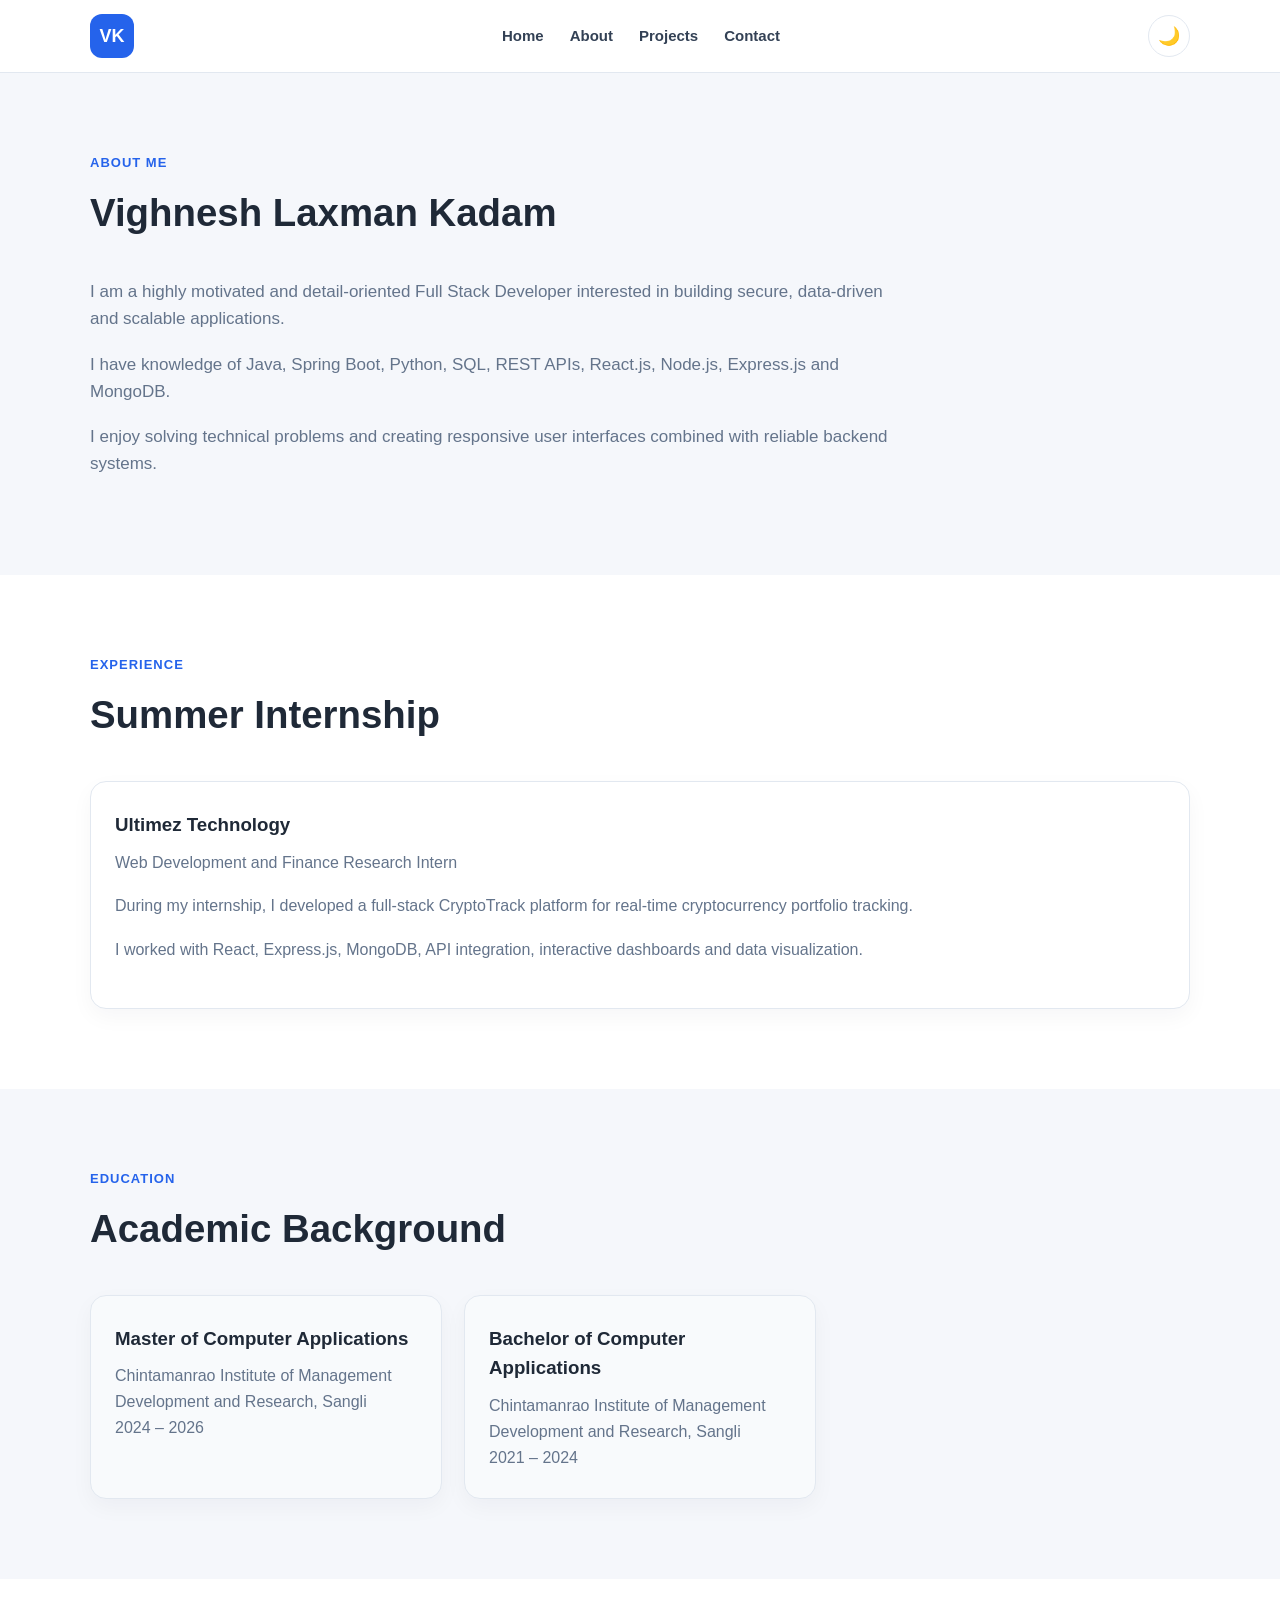
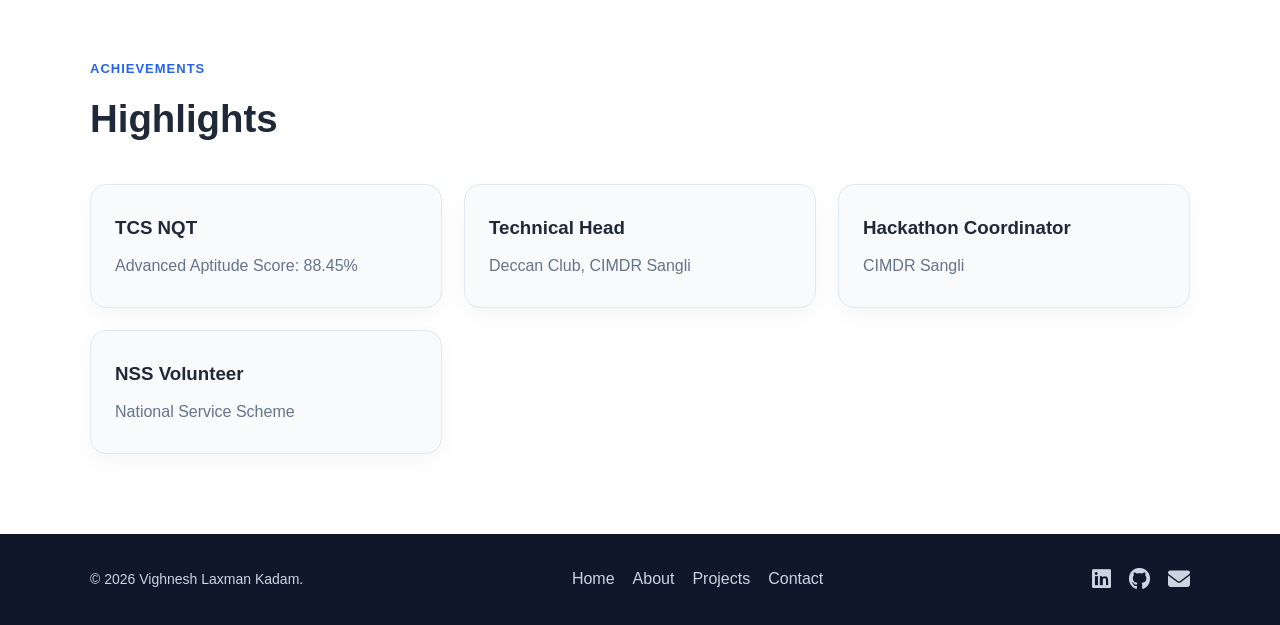
<file: portfolio-website/about.html>
<!DOCTYPE html>
<html lang="en">

<head>

    <meta charset="UTF-8">

    <meta name="viewport"
          content="width=device-width, initial-scale=1.0">

    <meta name="description"
          content="About Vighnesh Laxman Kadam">

    <title>About | Vighnesh Kadam</title>

    <link rel="stylesheet" href="https://cdnjs.cloudflare.com/ajax/libs/font-awesome/6.5.2/css/all.min.css">
    <link rel="stylesheet" href="css/style.css">

</head>

<body>

    <!-- Header -->

    <header class="header">

        <div class="container navbar">

            <a href="index.html" class="logo">
                VK
            </a>

            <nav class="nav">

                <a href="index.html">Home</a>

                <a href="about.html">About</a>

                <a href="projects.html">Projects</a>

                <a href="contact.html">Contact</a>

            </nav>

            <div style="display: flex; align-items: center; gap: 10px;">
                <button class="theme-toggle" id="themeToggle" aria-label="Switch to dark mode">🌙</button>
                <button class="menu-btn" id="menuBtn" aria-label="Open menu">
                    ☰
                </button>
            </div>

        </div>

    </header>


    <main>

        <!-- About -->

        <section class="section">

            <div class="container">

                <div class="section-heading">

                    <p class="section-label">
                        About Me
                    </p>

                    <h1>
                        Vighnesh Laxman Kadam
                    </h1>

                </div>


                <div class="about-preview">

                    <p>
                        I am a highly motivated and detail-oriented
                        Full Stack Developer interested in building
                        secure, data-driven and scalable applications.
                    </p>

                    <p>
                        I have knowledge of Java, Spring Boot, Python,
                        SQL, REST APIs, React.js, Node.js, Express.js
                        and MongoDB.
                    </p>

                    <p>
                        I enjoy solving technical problems and creating
                        responsive user interfaces combined with
                        reliable backend systems.
                    </p>

                </div>

            </div>

        </section>


        <!-- Experience -->

        <section class="section skills-section">

            <div class="container">

                <div class="section-heading">

                    <p class="section-label">
                        Experience
                    </p>

                    <h2>
                        Summer Internship
                    </h2>

                </div>


                <article class="project-card">

                    <h3>
                        Ultimez Technology
                    </h3>

                    <p>
                        Web Development and Finance Research Intern
                    </p>

                    <p>
                        During my internship, I developed a full-stack
                        CryptoTrack platform for real-time cryptocurrency
                        portfolio tracking.
                    </p>

                    <p>
                        I worked with React, Express.js, MongoDB,
                        API integration, interactive dashboards and
                        data visualization.
                    </p>

                </article>

            </div>

        </section>


        <!-- Education -->

        <section class="section">

            <div class="container">

                <div class="section-heading">

                    <p class="section-label">
                        Education
                    </p>

                    <h2>
                        Academic Background
                    </h2>

                </div>


                <div class="skills-grid">

                    <article class="skill-card">

                        <h3>
                            Master of Computer Applications
                        </h3>

                        <p>
                            Chintamanrao Institute of Management
                            Development and Research, Sangli
                        </p>

                        <p>
                            2024 – 2026
                        </p>

                    </article>


                    <article class="skill-card">

                        <h3>
                            Bachelor of Computer Applications
                        </h3>

                        <p>
                            Chintamanrao Institute of Management
                            Development and Research, Sangli
                        </p>

                        <p>
                            2021 – 2024
                        </p>

                    </article>

                </div>

            </div>

        </section>


        <!-- Achievements -->

        <section class="section skills-section">

            <div class="container">

                <div class="section-heading">

                    <p class="section-label">
                        Achievements
                    </p>

                    <h2>
                        Highlights
                    </h2>

                </div>


                <div class="skills-grid">

                    <article class="skill-card">

                        <h3>
                            TCS NQT
                        </h3>

                        <p>
                            Advanced Aptitude Score: 88.45%
                        </p>

                    </article>


                    <article class="skill-card">

                        <h3>
                            Technical Head
                        </h3>

                        <p>
                            Deccan Club, CIMDR Sangli
                        </p>

                    </article>


                    <article class="skill-card">

                        <h3>
                            Hackathon Coordinator
                        </h3>

                        <p>
                            CIMDR Sangli
                        </p>

                    </article>


                    <article class="skill-card">

                        <h3>
                            NSS Volunteer
                        </h3>

                        <p>
                            National Service Scheme
                        </p>

                    </article>

                </div>

            </div>

        </section>

    </main>


    <!-- Footer -->

    <footer class="footer">

        <div class="container footer-content">

            <p>
                © 2026 Vighnesh Laxman Kadam.
            </p>

            <div class="footer-links">

                <a href="index.html">Home</a>

                <a href="about.html">About</a>

                <a href="projects.html">Projects</a>

                <a href="contact.html">Contact</a>

            </div>
            <div class="social-links">

                <a href="https://www.linkedin.com/in/vighnesh-kadam-aa6001288/"
                target="_blank"
                rel="noopener noreferrer"
                aria-label="LinkedIn">

                    <i class="fa-brands fa-linkedin"></i>

                </a>

                <a href="https://github.com/vighnesh1310"
                target="_blank"
                rel="noopener noreferrer"
                aria-label="GitHub">

                    <i class="fa-brands fa-github"></i>

                </a>

                <a href="mailto:vighneshkadam575@gmail.com"
                aria-label="Email">

                    <i class="fa-solid fa-envelope"></i>

                </a>

            </div>

        </div>

    </footer>


    <script src="js/script.js"></script>

</body>

</html>
</file>
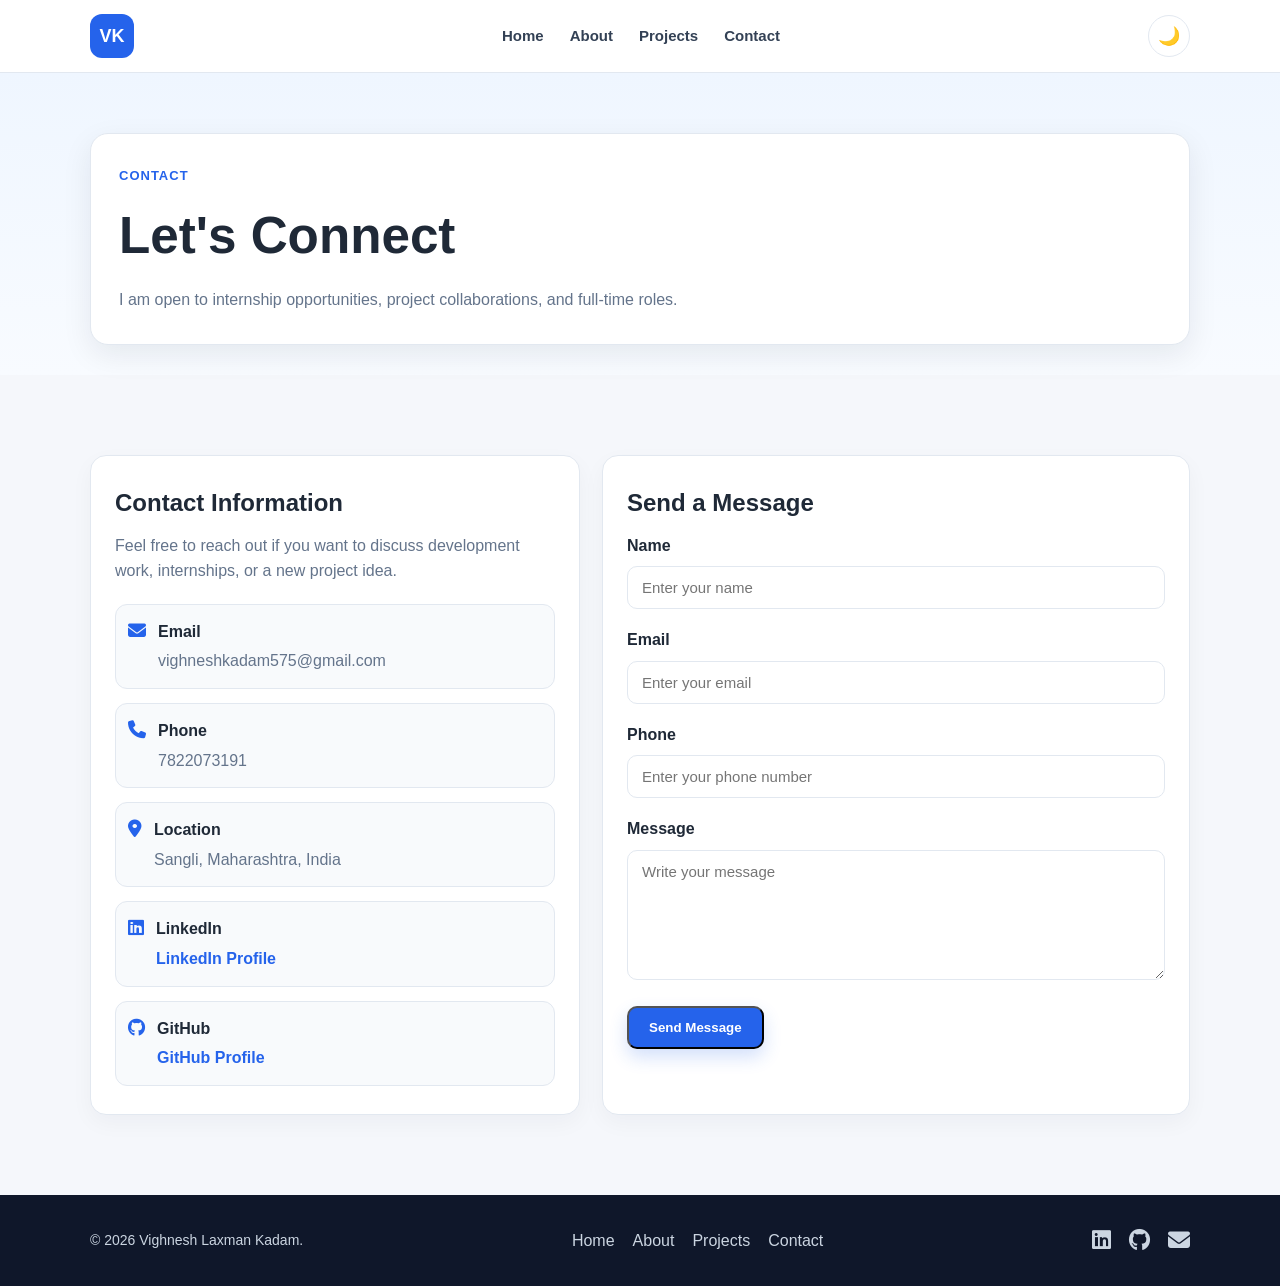
<file: portfolio-website/contact.html>
<!DOCTYPE html>
<html lang="en">

<head>

    <meta charset="UTF-8">

    <meta name="viewport"
          content="width=device-width, initial-scale=1.0">

    <meta name="description"
          content="Contact Vighnesh Laxman Kadam">

    <title>Contact | Vighnesh Kadam</title>

    <link rel="stylesheet" href="https://cdnjs.cloudflare.com/ajax/libs/font-awesome/6.5.2/css/all.min.css">
    <link rel="stylesheet" href="css/style.css">

</head>

<body>

    <header class="header">

        <div class="container navbar">

            <a href="index.html" class="logo">
                VK
            </a>

            <nav class="nav">

                <a href="index.html">Home</a>

                <a href="about.html">About</a>

                <a href="projects.html">Projects</a>

                <a href="contact.html">Contact</a>

            </nav>

            <div style="display: flex; align-items: center; gap: 10px;">
                <button class="theme-toggle" id="themeToggle" aria-label="Switch to dark mode">🌙</button>
                <button class="menu-btn" id="menuBtn" aria-label="Open menu">
                    ☰
                </button>
            </div>

        </div>

    </header>


    <main>

        <section class="page-hero">

            <div class="container">

                <div class="page-hero-box">

                    <p class="section-label">
                        Contact
                    </p>

                    <h1>
                        Let's Connect
                    </h1>

                    <p>
                        I am open to internship opportunities, project collaborations, and full-time roles.
                    </p>

                </div>

            </div>

        </section>

        <section class="section">

            <div class="container">

                <div class="contact-layout">

                    <article class="project-card contact-card">

                        <h2>
                            Contact Information
                        </h2>

                        <p>
                            Feel free to reach out if you want to discuss development work, internships, or a new project idea.
                        </p>

                        <div class="info-list">

                            <div class="info-item">
                                <i class="fa-solid fa-envelope"></i>
                                <div>
                                    <strong>Email</strong>
                                    <p>vighneshkadam575@gmail.com</p>
                                </div>
                            </div>

                            <div class="info-item">
                                <i class="fa-solid fa-phone"></i>
                                <div>
                                    <strong>Phone</strong>
                                    <p>7822073191</p>
                                </div>
                            </div>

                            <div class="info-item">
                                <i class="fa-solid fa-location-dot"></i>
                                <div>
                                    <strong>Location</strong>
                                    <p>Sangli, Maharashtra, India</p>
                                </div>
                            </div>

                            <div class="info-item">
                                <i class="fa-brands fa-linkedin"></i>
                                <div>
                                    <strong>LinkedIn</strong>
                                    <p><a href="https://www.linkedin.com/in/vighnesh-kadam-aa6001288/" target="_blank" rel="noopener noreferrer">LinkedIn Profile</a></p>
                                </div>
                            </div>

                            <div class="info-item">
                                <i class="fa-brands fa-github"></i>
                                <div>
                                    <strong>GitHub</strong>
                                    <p><a href="https://github.com/vighnesh1310" target="_blank" rel="noopener noreferrer">GitHub Profile</a></p>
                                </div>
                            </div>

                        </div>

                    </article>

                    <article class="project-card form-card">

                        <h2>
                            Send a Message
                        </h2>

                        <form>

                            <div class="form-group">
                                <label for="name">Name</label>
                                <input type="text" id="name" name="name" placeholder="Enter your name" required>
                            </div>

                            <div class="form-group">
                                <label for="email">Email</label>
                                <input type="email" id="email" name="email" placeholder="Enter your email" required>
                            </div>

                            <div class="form-group">
                                <label for="phone">Phone</label>
                                <input type="tel" id="phone" name="phone" placeholder="Enter your phone number">
                            </div>

                            <div class="form-group">
                                <label for="message">Message</label>
                                <textarea id="message" name="message" rows="6" placeholder="Write your message" required></textarea>
                            </div>

                            <button type="submit" class="btn primary-btn">Send Message</button>

                        </form>

                    </article>

                </div>

            </div>

        </section>

    </main>


    <footer class="footer">

        <div class="container footer-content">

            <p>
                © 2026 Vighnesh Laxman Kadam.
            </p>

            <div class="footer-links">

                <a href="index.html">Home</a>

                <a href="about.html">About</a>

                <a href="projects.html">Projects</a>

                <a href="contact.html">Contact</a>

            </div>
            <div class="social-links">

                <a href="https://www.linkedin.com/in/vighnesh-kadam-aa6001288/"
                target="_blank"
                rel="noopener noreferrer"
                aria-label="LinkedIn">

                    <i class="fa-brands fa-linkedin"></i>

                </a>

                <a href="https://github.com/vighnesh1310"
                target="_blank"
                rel="noopener noreferrer"
                aria-label="GitHub">

                    <i class="fa-brands fa-github"></i>

                </a>

                <a href="mailto:vighneshkadam575@gmail.com"
                aria-label="Email">

                    <i class="fa-solid fa-envelope"></i>

                </a>

            </div>

        </div>

    </footer>


    <script src="js/script.js"></script>

</body>

</html>
</file>
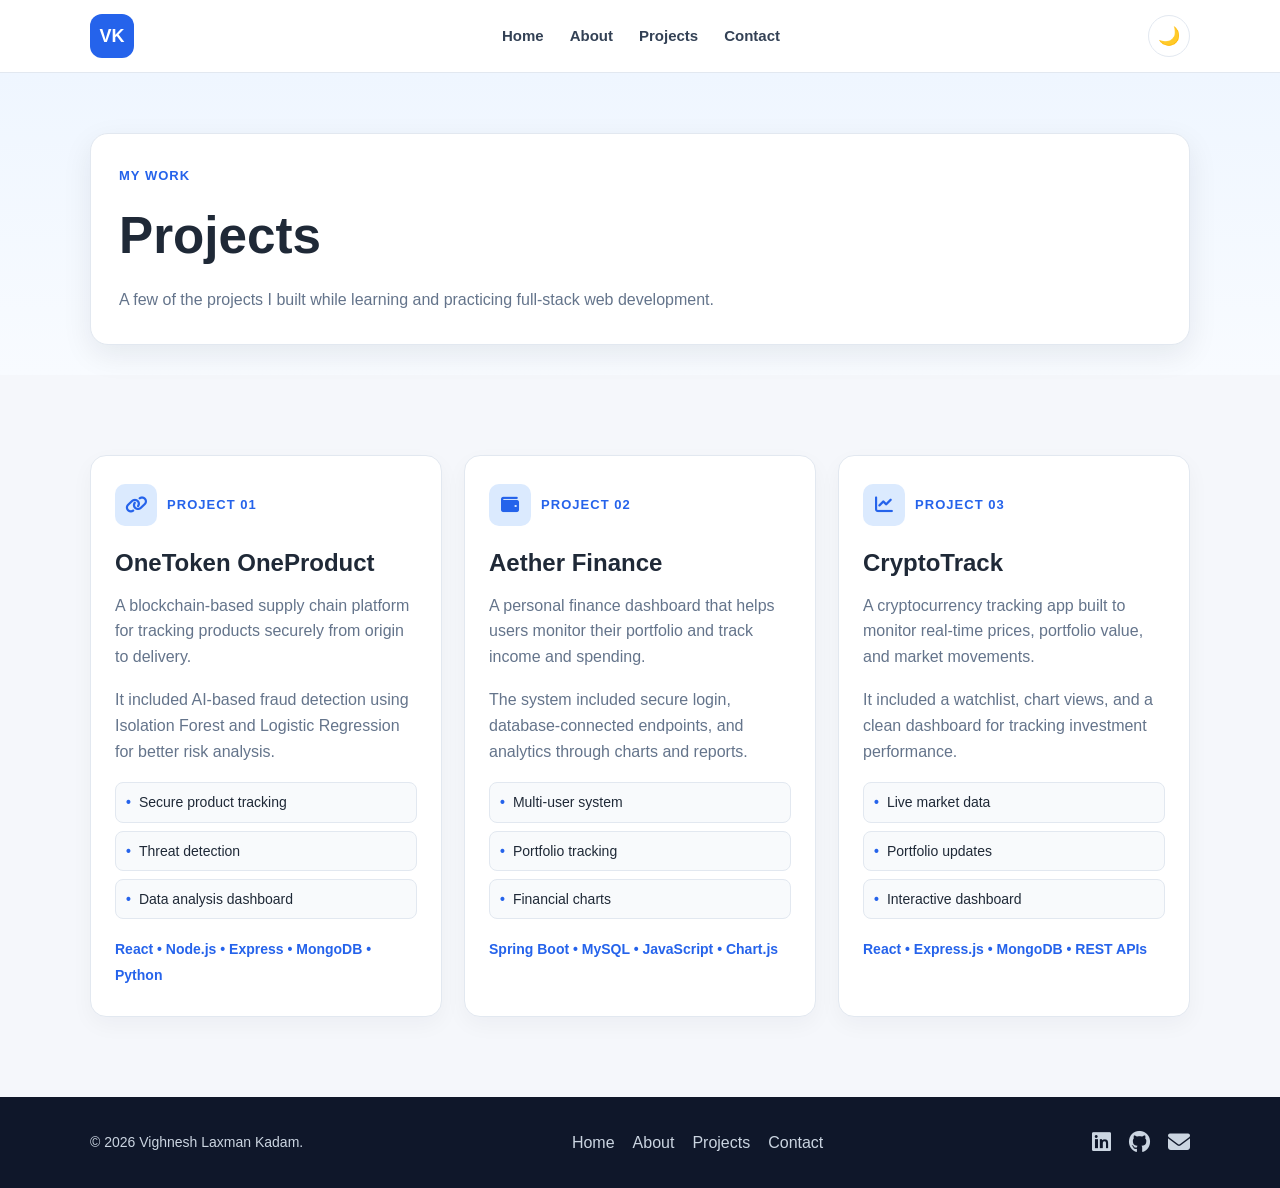
<file: portfolio-website/projects.html>
<!DOCTYPE html>
<html lang="en">

<head>

    <meta charset="UTF-8">

    <meta name="viewport"
          content="width=device-width, initial-scale=1.0">

    <meta name="description"
          content="Projects by Vighnesh Laxman Kadam">

    <title>Projects | Vighnesh Kadam</title>

    <link rel="stylesheet" href="https://cdnjs.cloudflare.com/ajax/libs/font-awesome/6.5.2/css/all.min.css">
    <link rel="stylesheet" href="css/style.css">

</head>

<body>

    <header class="header">

        <div class="container navbar">

            <a href="index.html" class="logo">
                VK
            </a>

            <nav class="nav">

                <a href="index.html">Home</a>

                <a href="about.html">About</a>

                <a href="projects.html">Projects</a>

                <a href="contact.html">Contact</a>

            </nav>

            <div style="display: flex; align-items: center; gap: 10px;">
                <button class="theme-toggle" id="themeToggle" aria-label="Switch to dark mode">🌙</button>
                <button class="menu-btn" id="menuBtn" aria-label="Open menu">
                    ☰
                </button>
            </div>

        </div>

    </header>


    <main>

        <section class="page-hero">

            <div class="container">

                <div class="page-hero-box">

                    <p class="section-label">
                        My Work
                    </p>

                    <h1>
                        Projects
                    </h1>

                    <p>
                        A few of the projects I built while learning and practicing full-stack web development.
                    </p>

                </div>

            </div>

        </section>

        <section class="section">

            <div class="container">

                <div class="projects-grid">

                    <article class="project-card">

                        <div class="project-header">
                            <span class="project-icon">
                                <i class="fa-solid fa-link"></i>
                            </span>
                            <span class="project-number">PROJECT 01</span>
                        </div>

                        <h2>
                            OneToken OneProduct
                        </h2>

                        <p>
                            A blockchain-based supply chain platform for tracking products securely from origin to delivery.
                        </p>

                        <p>
                            It included AI-based fraud detection using Isolation Forest and Logistic Regression for better risk analysis.
                        </p>

                        <ul class="project-points">
                            <li>Secure product tracking</li>
                            <li>Threat detection</li>
                            <li>Data analysis dashboard</li>
                        </ul>

                        <div class="tech-list">
                            React • Node.js • Express • MongoDB • Python
                        </div>

                    </article>

                    <article class="project-card">

                        <div class="project-header">
                            <span class="project-icon">
                                <i class="fa-solid fa-wallet"></i>
                            </span>
                            <span class="project-number">PROJECT 02</span>
                        </div>

                        <h2>
                            Aether Finance
                        </h2>

                        <p>
                            A personal finance dashboard that helps users monitor their portfolio and track income and spending.
                        </p>

                        <p>
                            The system included secure login, database-connected endpoints, and analytics through charts and reports.
                        </p>

                        <ul class="project-points">
                            <li>Multi-user system</li>
                            <li>Portfolio tracking</li>
                            <li>Financial charts</li>
                        </ul>

                        <div class="tech-list">
                            Spring Boot • MySQL • JavaScript • Chart.js
                        </div>

                    </article>

                    <article class="project-card">

                        <div class="project-header">
                            <span class="project-icon">
                                <i class="fa-solid fa-chart-line"></i>
                            </span>
                            <span class="project-number">PROJECT 03</span>
                        </div>

                        <h2>
                            CryptoTrack
                        </h2>

                        <p>
                            A cryptocurrency tracking app built to monitor real-time prices, portfolio value, and market movements.
                        </p>

                        <p>
                            It included a watchlist, chart views, and a clean dashboard for tracking investment performance.
                        </p>

                        <ul class="project-points">
                            <li>Live market data</li>
                            <li>Portfolio updates</li>
                            <li>Interactive dashboard</li>
                        </ul>

                        <div class="tech-list">
                            React • Express.js • MongoDB • REST APIs
                        </div>

                    </article>

                </div>

            </div>

        </section>

    </main>


    <footer class="footer">

        <div class="container footer-content">

            <p>
                © 2026 Vighnesh Laxman Kadam.
            </p>

            <div class="footer-links">

                <a href="index.html">Home</a>

                <a href="about.html">About</a>

                <a href="projects.html">Projects</a>

                <a href="contact.html">Contact</a>

            </div>
            <div class="social-links">

                <a href="https://www.linkedin.com/in/vighnesh-kadam-aa6001288/"
                target="_blank"
                rel="noopener noreferrer"
                aria-label="LinkedIn">

                    <i class="fa-brands fa-linkedin"></i>

                </a>

                <a href="https://github.com/vighnesh1310"
                target="_blank"
                rel="noopener noreferrer"
                aria-label="GitHub">

                    <i class="fa-brands fa-github"></i>

                </a>

                <a href="mailto:vighneshkadam575@gmail.com"
                aria-label="Email">

                    <i class="fa-solid fa-envelope"></i>

                </a>

            </div>

        </div>

    </footer>


    <script src="js/script.js"></script>

</body>

</html>
</file>
<file: business-landing-page/css/style.css>
/* 1. Global CSS Variables */
:root {
    --primary-color: #2563eb;       /* Brand Blue */
    --primary-hover: #1d4ed8;       /* Darker Blue */
    --secondary-color: #0f172a;     /* Dark Slate */
    --accent-color: #38bdf8;        /* Sky Blue */
    --text-main: #334155;           /* Main Text */
    --text-muted: #64748b;          /* Subtitle Gray */
    --bg-light: #f8fafc;            /* Light Section Background */
    --white: #ffffff;
    --border-color: #e2e8f0;
    --success-color: #10b981;
    --error-color: #ef4444;
    --card-shadow: 0 10px 25px rgba(0, 0, 0, 0.06);
    --card-hover-shadow: 0 16px 32px rgba(37, 99, 235, 0.12);
    --transition: all 0.3s ease;
}

/* 2. Global Reset & Base Styles */
* {
    margin: 0;
    padding: 0;
    box-sizing: border-box;
}

html {
    scroll-behavior: smooth;
}

body {
    font-family: 'Poppins', sans-serif;
    color: var(--text-main);
    background-color: var(--white);
    line-height: 1.6;
}

/* Reusable Layout Container */
.container {
    width: 90%;
    max-width: 1200px;
    margin: 0 auto;
}

.section-padding {
    padding: 85px 0;
}

/* Section Title Header Block */
.section-title-area {
    text-align: center;
    max-width: 700px;
    margin: 0 auto 50px;
}

.sub-title {
    display: inline-block;
    color: var(--primary-color);
    font-size: 0.85rem;
    font-weight: 600;
    text-transform: uppercase;
    letter-spacing: 1px;
    margin-bottom: 10px;
    background-color: #eff6ff;
    padding: 5px 16px;
    border-radius: 20px;
}

.section-heading {
    font-size: 2.2rem;
    color: var(--secondary-color);
    font-weight: 700;
    line-height: 1.3;
    margin-bottom: 15px;
}

.section-subtext {
    font-size: 1.05rem;
    color: var(--text-muted);
}

/* 3. Reusable Buttons & Badges */
.btn {
    display: inline-flex;
    align-items: center;
    justify-content: center;
    gap: 8px;
    padding: 12px 26px;
    font-size: 0.95rem;
    font-weight: 500;
    text-decoration: none;
    border-radius: 8px;
    transition: var(--transition);
    cursor: pointer;
    border: 2px solid transparent;
}

.btn-primary {
    background-color: var(--primary-color);
    color: var(--white);
}

.btn-primary:hover {
    background-color: var(--primary-hover);
    transform: translateY(-2px);
    box-shadow: 0 8px 18px rgba(37, 99, 235, 0.25);
}

.btn-secondary {
    background-color: transparent;
    color: var(--secondary-color);
    border-color: var(--border-color);
}

.btn-secondary:hover {
    background-color: var(--bg-light);
    border-color: var(--secondary-color);
    transform: translateY(-2px);
}

.badge {
    display: inline-flex;
    align-items: center;
    gap: 6px;
    padding: 6px 14px;
    background-color: #eff6ff;
    color: var(--primary-color);
    border: 1px solid #bfdbfe;
    border-radius: 50px;
    font-size: 0.85rem;
    font-weight: 600;
    margin-bottom: 18px;
}

/* 4. Sticky Navigation Bar */
.navbar-header {
    position: sticky;
    top: 0;
    width: 100%;
    background-color: rgba(255, 255, 255, 0.96);
    backdrop-filter: blur(10px);
    box-shadow: 0 2px 10px rgba(0, 0, 0, 0.05);
    z-index: 1000;
}

.navbar {
    display: flex;
    justify-content: space-between;
    align-items: center;
    padding: 16px 0;
}

.nav-logo {
    font-size: 1.4rem;
    font-weight: 700;
    color: var(--secondary-color);
    text-decoration: none;
    display: flex;
    align-items: center;
    gap: 8px;
}

.nav-logo i {
    color: var(--primary-color);
}

.nav-logo span {
    color: var(--primary-color);
}

.nav-menu {
    display: flex;
    list-style: none;
    align-items: center;
    gap: 28px;
}

.nav-link {
    text-decoration: none;
    color: var(--text-main);
    font-weight: 500;
    font-size: 0.95rem;
    transition: var(--transition);
}

.nav-link:hover,
.nav-link.active {
    color: var(--primary-color);
}

.nav-btn {
    padding: 9px 20px;
    font-size: 0.9rem;
}

.menu-toggle {
    display: none;
    background: none;
    border: none;
    font-size: 1.5rem;
    color: var(--secondary-color);
    cursor: pointer;
}

/* 5. Hero Section */
.hero-section {
    padding: 90px 0 70px;
    background: linear-gradient(135deg, #f0f7ff 0%, #ffffff 100%);
    position: relative;
    overflow: hidden;
}

.hero-container {
    display: grid;
    grid-template-columns: 1.2fr 0.8fr;
    gap: 40px;
    align-items: center;
}

.hero-text {
    max-width: 600px;
}

.hero-title {
    font-size: 2.8rem;
    line-height: 1.2;
    font-weight: 700;
    color: var(--secondary-color);
    margin-bottom: 20px;
}

.hero-description {
    font-size: 1.1rem;
    color: var(--text-muted);
    margin-bottom: 30px;
}

.hero-cta-group {
    display: flex;
    gap: 16px;
    margin-bottom: 40px;
    flex-wrap: wrap;
}

/* Hero Stats */
.hero-stats {
    display: flex;
    gap: 30px;
    padding-top: 25px;
    border-top: 1px solid var(--border-color);
}

.stat-item h3 {
    font-size: 1.8rem;
    color: var(--primary-color);
    font-weight: 700;
}

.stat-item p {
    font-size: 0.85rem;
    color: var(--text-muted);
    font-weight: 500;
}

/* Hero Visual / Card Preview */
.hero-visual {
    position: relative;
    display: flex;
    justify-content: center;
}

.visual-card {
    background-color: var(--white);
    border-radius: 16px;
    box-shadow: var(--card-shadow);
    border: 1px solid var(--border-color);
    width: 100%;
    max-width: 420px;
    padding: 24px;
    position: relative;
}

.card-header {
    display: flex;
    justify-content: space-between;
    align-items: center;
    padding-bottom: 16px;
    border-bottom: 1px solid var(--border-color);
    margin-bottom: 20px;
}

.dots {
    display: flex;
    gap: 6px;
}

.dot {
    width: 10px;
    height: 10px;
    border-radius: 50%;
}

.dot.red { background-color: #ef4444; }
.dot.yellow { background-color: #f59e0b; }
.dot.green { background-color: #10b981; }

.card-title-tag {
    font-size: 0.8rem;
    font-weight: 600;
    color: var(--text-muted);
}

.chart-preview {
    display: flex;
    flex-direction: column;
    gap: 12px;
    margin-bottom: 20px;
}

.chart-bar {
    height: 38px;
    border-radius: 8px;
    display: flex;
    align-items: center;
    padding-left: 14px;
    font-size: 0.85rem;
    font-weight: 600;
    color: var(--white);
    transition: var(--transition);
}

.bar-1 {
    width: 85%;
    background: linear-gradient(90deg, #2563eb, #60a5fa);
}

.bar-2 {
    width: 100%;
    background: linear-gradient(90deg, #0ea5e9, #38bdf8);
}

.bar-3 {
    width: 95%;
    background: linear-gradient(90deg, #6366f1, #818cf8);
}

.card-feature-item {
    display: flex;
    align-items: center;
    gap: 10px;
    font-size: 0.9rem;
    font-weight: 500;
    color: var(--secondary-color);
    margin-top: 10px;
}

.card-feature-item i {
    color: #10b981;
}

/* Floating Badge */
.floating-badge {
    position: absolute;
    bottom: -20px;
    left: -20px;
    background-color: var(--white);
    padding: 14px 20px;
    border-radius: 12px;
    box-shadow: 0 12px 30px rgba(0, 0, 0, 0.12);
    border: 1px solid var(--border-color);
    display: flex;
    align-items: center;
    gap: 12px;
    animation: floatAnim 3s ease-in-out infinite alternate;
}

.floating-badge i {
    font-size: 1.4rem;
    color: #f59e0b;
    background: #fef3c7;
    padding: 10px;
    border-radius: 8px;
}

.floating-badge h4 {
    font-size: 0.95rem;
    color: var(--secondary-color);
}

.floating-badge p {
    font-size: 0.75rem;
    color: var(--text-muted);
}

@keyframes floatAnim {
    0% { transform: translateY(0); }
    100% { transform: translateY(-8px); }
}

/* ===================================================
   6. About Us Section
   =================================================== */
.about-section {
    background-color: var(--white);
}

.about-grid {
    display: grid;
    grid-template-columns: 1fr 1fr;
    gap: 50px;
    align-items: center;
}

.about-content h3 {
    font-size: 1.7rem;
    color: var(--secondary-color);
    margin-bottom: 16px;
    line-height: 1.3;
}

.about-content p {
    color: var(--text-muted);
    margin-bottom: 16px;
    font-size: 1rem;
}

.about-checklist {
    display: flex;
    flex-direction: column;
    gap: 12px;
    margin-top: 24px;
}

.check-item {
    display: flex;
    align-items: center;
    gap: 12px;
    font-size: 0.95rem;
    color: var(--secondary-color);
    font-weight: 500;
}

.check-item i {
    color: var(--primary-color);
    background-color: #eff6ff;
    padding: 6px;
    border-radius: 50%;
    font-size: 0.85rem;
}

.about-features-grid {
    display: grid;
    grid-template-columns: 1fr 1fr;
    gap: 20px;
}

.feature-box {
    background-color: var(--bg-light);
    padding: 24px;
    border-radius: 12px;
    border: 1px solid var(--border-color);
    transition: var(--transition);
}

.feature-box:hover {
    transform: translateY(-4px);
    box-shadow: var(--card-shadow);
    background-color: var(--white);
    border-color: #bfdbfe;
}

.feature-icon {
    width: 48px;
    height: 48px;
    background-color: #eff6ff;
    color: var(--primary-color);
    display: flex;
    align-items: center;
    justify-content: center;
    border-radius: 10px;
    font-size: 1.25rem;
    margin-bottom: 16px;
}

.feature-box h4 {
    font-size: 1.1rem;
    color: var(--secondary-color);
    margin-bottom: 8px;
}

.feature-box p {
    font-size: 0.85rem;
    color: var(--text-muted);
    line-height: 1.5;
}

/* ===================================================
   7. Services Section
   =================================================== */
.services-section {
    background-color: var(--bg-light);
}

.services-grid {
    display: grid;
    grid-template-columns: repeat(3, 1fr);
    gap: 28px;
}

.service-card {
    background-color: var(--white);
    padding: 32px 26px;
    border-radius: 14px;
    border: 1px solid var(--border-color);
    box-shadow: var(--card-shadow);
    transition: var(--transition);
    display: flex;
    flex-direction: column;
}

.service-card:hover {
    transform: translateY(-6px);
    box-shadow: var(--card-hover-shadow);
    border-color: #bfdbfe;
}

.service-icon-wrap {
    width: 56px;
    height: 56px;
    background: linear-gradient(135deg, #eff6ff 0%, #dbeafe 100%);
    color: var(--primary-color);
    display: flex;
    align-items: center;
    justify-content: center;
    border-radius: 12px;
    font-size: 1.5rem;
    margin-bottom: 20px;
    transition: var(--transition);
}

.service-card:hover .service-icon-wrap {
    background: linear-gradient(135deg, var(--primary-color) 0%, #60a5fa 100%);
    color: var(--white);
}

.service-title {
    font-size: 1.25rem;
    color: var(--secondary-color);
    margin-bottom: 12px;
}

.service-desc {
    font-size: 0.92rem;
    color: var(--text-muted);
    line-height: 1.6;
    margin-bottom: 20px;
    flex-grow: 1;
}

.service-link {
    display: inline-flex;
    align-items: center;
    gap: 6px;
    color: var(--primary-color);
    font-size: 0.9rem;
    font-weight: 600;
    text-decoration: none;
    transition: var(--transition);
}

.service-link:hover {
    gap: 10px;
    color: var(--primary-hover);
}

/* ===================================================
   8. Contact Section & Form
   =================================================== */
.contact-section {
    background-color: var(--white);
}

.contact-grid {
    display: grid;
    grid-template-columns: 0.9fr 1.1fr;
    gap: 40px;
    align-items: flex-start;
}

.contact-info-wrap h3 {
    font-size: 1.6rem;
    color: var(--secondary-color);
    margin-bottom: 12px;
}

.contact-intro {
    color: var(--text-muted);
    margin-bottom: 30px;
    font-size: 0.95rem;
}

.info-card-list {
    display: flex;
    flex-direction: column;
    gap: 20px;
}

.info-card {
    display: flex;
    align-items: flex-start;
    gap: 16px;
    padding: 18px 20px;
    background-color: var(--bg-light);
    border-radius: 12px;
    border: 1px solid var(--border-color);
    transition: var(--transition);
}

.info-card:hover {
    border-color: #bfdbfe;
    background-color: #ffffff;
    box-shadow: var(--card-shadow);
}

.info-icon {
    width: 44px;
    height: 44px;
    background-color: #eff6ff;
    color: var(--primary-color);
    display: flex;
    align-items: center;
    justify-content: center;
    border-radius: 10px;
    font-size: 1.2rem;
    flex-shrink: 0;
}

.info-details h4 {
    font-size: 1rem;
    color: var(--secondary-color);
    margin-bottom: 4px;
}

.info-details p,
.info-details a {
    font-size: 0.9rem;
    color: var(--text-muted);
    text-decoration: none;
}

.info-details a:hover {
    color: var(--primary-color);
}

/* Contact Form Card */
.contact-form-card {
    background-color: var(--white);
    padding: 36px;
    border-radius: 16px;
    border: 1px solid var(--border-color);
    box-shadow: var(--card-shadow);
}

.form-header {
    margin-bottom: 24px;
}

.form-header h3 {
    font-size: 1.5rem;
    color: var(--secondary-color);
    margin-bottom: 6px;
}

.form-header p {
    font-size: 0.9rem;
    color: var(--text-muted);
}

.form-group {
    margin-bottom: 20px;
}

.form-row {
    display: grid;
    grid-template-columns: 1fr 1fr;
    gap: 16px;
}

.form-group label {
    display: block;
    font-size: 0.9rem;
    font-weight: 500;
    color: var(--secondary-color);
    margin-bottom: 8px;
}

.form-group label .required {
    color: var(--error-color);
}

.input-wrap {
    position: relative;
    display: flex;
    align-items: center;
}

.input-icon {
    position: absolute;
    left: 14px;
    color: var(--text-muted);
    font-size: 0.95rem;
    pointer-events: none;
}

.input-wrap input,
.input-wrap select,
.input-wrap textarea {
    width: 100%;
    padding: 12px 14px 12px 42px;
    border: 1px solid var(--border-color);
    border-radius: 8px;
    font-size: 0.95rem;
    font-family: inherit;
    color: var(--text-main);
    background-color: #fafbfc;
    transition: var(--transition);
}

.input-wrap textarea {
    padding-left: 14px;
    resize: vertical;
}

.input-wrap input:focus,
.input-wrap select:focus,
.input-wrap textarea:focus {
    outline: none;
    border-color: var(--primary-color);
    background-color: var(--white);
    box-shadow: 0 0 0 3px rgba(37, 99, 235, 0.15);
}

/* Error and Alert States */
.error-msg {
    display: block;
    color: var(--error-color);
    font-size: 0.8rem;
    margin-top: 5px;
    min-height: 18px;
}

.input-error {
    border-color: var(--error-color) !important;
}

.form-alert {
    display: none;
    padding: 14px 18px;
    border-radius: 8px;
    margin-bottom: 20px;
    font-size: 0.9rem;
    font-weight: 500;
}

.form-alert.success {
    display: block;
    background-color: #ecfdf5;
    color: #065f46;
    border: 1px solid #a7f3d0;
}

.form-alert.error {
    display: block;
    background-color: #fef2f2;
    color: #991b1b;
    border: 1px solid #fecaca;
}

.btn-submit {
    width: 100%;
    padding: 14px;
    font-size: 1rem;
    font-weight: 600;
}

/* ===================================================
   9. Footer Section
   =================================================== */
.footer {
    background-color: var(--secondary-color);
    color: #94a3b8;
    padding-top: 70px;
}

.footer-container {
    display: grid;
    grid-template-columns: 1.5fr 1fr 1fr 1.2fr;
    gap: 40px;
    padding-bottom: 50px;
}

.footer-logo {
    font-size: 1.4rem;
    font-weight: 700;
    color: var(--white);
    text-decoration: none;
    display: flex;
    align-items: center;
    gap: 8px;
    margin-bottom: 16px;
}

.footer-logo i,
.footer-logo span {
    color: var(--accent-color);
}

.footer-desc {
    font-size: 0.9rem;
    line-height: 1.6;
    margin-bottom: 20px;
    color: #94a3b8;
}

.footer-socials {
    display: flex;
    gap: 12px;
}

.footer-socials a {
    width: 36px;
    height: 36px;
    background-color: rgba(255, 255, 255, 0.08);
    color: var(--white);
    display: flex;
    align-items: center;
    justify-content: center;
    border-radius: 8px;
    text-decoration: none;
    transition: var(--transition);
}

.footer-socials a:hover {
    background-color: var(--primary-color);
    transform: translateY(-3px);
}

.footer-title {
    color: var(--white);
    font-size: 1.1rem;
    font-weight: 600;
    margin-bottom: 20px;
}

.footer-links {
    list-style: none;
    display: flex;
    flex-direction: column;
    gap: 10px;
}

.footer-links a {
    color: #94a3b8;
    text-decoration: none;
    font-size: 0.9rem;
    transition: var(--transition);
}

.footer-links a:hover {
    color: var(--white);
    padding-left: 5px;
}

.footer-contact-item {
    display: flex;
    align-items: flex-start;
    gap: 10px;
    font-size: 0.9rem;
    margin-bottom: 12px;
    line-height: 1.5;
}

.footer-contact-item i {
    color: var(--accent-color);
    margin-top: 4px;
}

.footer-bottom {
    border-top: 1px solid rgba(255, 255, 255, 0.1);
    padding: 24px 0;
}

.footer-bottom-content {
    display: flex;
    justify-content: space-between;
    align-items: center;
    font-size: 0.85rem;
    flex-wrap: wrap;
    gap: 10px;
}

/* ===================================================
   10. Responsive Media Queries (< 992px & < 768px)
   =================================================== */
@media screen and (max-width: 992px) {
    .hero-container {
        grid-template-columns: 1fr;
        text-align: center;
        gap: 40px;
    }

    .hero-text {
        margin: 0 auto;
    }

    .hero-cta-group,
    .hero-stats {
        justify-content: center;
    }

    .about-grid {
        grid-template-columns: 1fr;
        gap: 40px;
    }

    .services-grid {
        grid-template-columns: repeat(2, 1fr);
    }

    .contact-grid {
        grid-template-columns: 1fr;
        gap: 40px;
    }

    .footer-container {
        grid-template-columns: repeat(2, 1fr);
    }
}

@media screen and (max-width: 768px) {
    .section-padding {
        padding: 60px 0;
    }

    .section-heading {
        font-size: 1.8rem;
    }

    .menu-toggle {
        display: block;
    }

    .nav-menu {
        position: absolute;
        top: 100%;
        left: 0;
        width: 100%;
        background-color: var(--white);
        flex-direction: column;
        gap: 0;
        box-shadow: 0 10px 20px rgba(0, 0, 0, 0.08);
        max-height: 0;
        overflow: hidden;
        transition: max-height 0.4s ease;
    }

    .nav-menu.show {
        max-height: 350px;
    }

    .nav-item {
        width: 100%;
        text-align: center;
    }

    .nav-link {
        display: block;
        padding: 14px 0;
        border-bottom: 1px solid var(--border-color);
    }

    .nav-btn-item {
        padding: 15px 0;
    }

    .hero-title {
        font-size: 2.1rem;
    }

    .about-features-grid {
        grid-template-columns: 1fr;
    }

    .services-grid {
        grid-template-columns: 1fr;
    }

    .form-row {
        grid-template-columns: 1fr;
    }

    .contact-form-card {
        padding: 24px;
    }

    .footer-container {
        grid-template-columns: 1fr;
    }

    .footer-bottom-content {
        flex-direction: column;
        text-align: center;
    }

    .floating-badge {
        left: 10px;
        bottom: -15px;
    }
}
</file>
<file: css-challenge/css/style.css>
/* ==========================================================
   CSS CHALLENGE: Flexbox, Grid, and Animations Showcase
   ========================================================== */

/* ----------------------------------------------------------
   1. CSS Reset & Variables
   ---------------------------------------------------------- */
* {
    margin: 0;
    padding: 0;
    box-sizing: border-box;
}

:root {
    --primary-color: #4f46e5;
    --primary-hover: #4338ca;
    --secondary-color: #06b6d4;
    --accent-color: #8b5cf6;
    
    --bg-main: #f8fafc;
    --bg-card: #ffffff;
    --bg-subtle: #f1f5f9;
    
    --text-main: #1e293b;
    --text-muted: #64748b;
    --text-light: #94a3b8;
    
    --border-color: #e2e8f0;
    --border-hover: #cbd5e1;
    
    --shadow-sm: 0 1px 3px rgba(0, 0, 0, 0.08);
    --shadow-md: 0 4px 12px rgba(0, 0, 0, 0.06);
    --shadow-lg: 0 10px 25px rgba(0, 0, 0, 0.08);
    --shadow-hover: 0 14px 30px rgba(79, 70, 229, 0.15);
    
    --radius-sm: 8px;
    --radius-md: 12px;
    --radius-lg: 16px;
    --radius-full: 9999px;
    
    --transition-fast: 0.2s ease;
    --transition-normal: 0.3s ease;
}

html {
    scroll-behavior: smooth;
}

body {
    font-family: 'Poppins', sans-serif;
    background-color: var(--bg-main);
    color: var(--text-main);
    line-height: 1.6;
}

.container {
    max-width: 1140px;
    margin: 0 auto;
    padding: 0 20px;
}

/* ----------------------------------------------------------
   2. Header & Navigation
   ---------------------------------------------------------- */
.header {
    background-color: #ffffff;
    border-bottom: 1px solid var(--border-color);
    position: sticky;
    top: 0;
    z-index: 100;
    box-shadow: var(--shadow-sm);
}

.nav-container {
    display: flex;
    justify-content: space-between;
    align-items: center;
    height: 70px;
}

.logo {
    font-size: 1.3rem;
    font-weight: 700;
    color: var(--text-main);
    display: flex;
    align-items: center;
    gap: 8px;
}

.logo i {
    color: var(--primary-color);
}

.logo span {
    color: var(--primary-color);
}

.nav-menu {
    display: flex;
    gap: 24px;
}

.nav-link {
    text-decoration: none;
    color: var(--text-muted);
    font-weight: 500;
    font-size: 0.95rem;
    position: relative;
    padding: 6px 0;
    transition: color var(--transition-fast);
}

.nav-link:hover {
    color: var(--primary-color);
}

.nav-link::after {
    content: '';
    position: absolute;
    bottom: 0;
    left: 0;
    width: 100%;
    height: 2px;
    background-color: var(--primary-color);
    transform: scaleX(0);
    transform-origin: center;
    transition: transform var(--transition-normal);
}

.nav-link:hover::after {
    transform: scaleX(1);
}

/* ----------------------------------------------------------
   3. Hero Section
   ---------------------------------------------------------- */
.hero-section {
    text-align: center;
    padding: 60px 0 30px;
}

.hero-title {
    font-size: 2.3rem;
    font-weight: 700;
    color: var(--text-main);
    margin-bottom: 12px;
}

.hero-subtitle {
    color: var(--text-muted);
    font-size: 1.05rem;
    max-width: 680px;
    margin: 0 auto;
}

/* ----------------------------------------------------------
   4. Challenge Section Cards
   ---------------------------------------------------------- */
.challenge-card {
    background-color: var(--bg-card);
    border: 1px solid var(--border-color);
    border-radius: var(--radius-lg);
    padding: 36px 30px;
    margin-bottom: 40px;
    box-shadow: var(--shadow-sm);
}

.section-header {
    margin-bottom: 28px;
}

.section-header h2 {
    font-size: 1.6rem;
    font-weight: 600;
    color: var(--text-main);
    margin-top: 8px;
    margin-bottom: 6px;
}

.section-header p {
    color: var(--text-muted);
    font-size: 0.95rem;
}

.section-header code {
    background-color: var(--bg-subtle);
    color: var(--primary-color);
    padding: 2px 6px;
    border-radius: 4px;
    font-family: monospace;
    font-size: 0.9em;
}

/* Badges */
.badge {
    display: inline-block;
    padding: 4px 12px;
    font-size: 0.75rem;
    font-weight: 600;
    text-transform: uppercase;
    letter-spacing: 0.5px;
    border-radius: var(--radius-full);
}

.badge-blue {
    background-color: #e0e7ff;
    color: #4338ca;
}

.badge-purple {
    background-color: #f3e8ff;
    color: #7e22ce;
}

.badge-pink {
    background-color: #fce7f3;
    color: #be185d;
}

/* ----------------------------------------------------------
   5. TASK 1: Flexbox Layout Task Styles
   ---------------------------------------------------------- */
.flex-row {
    display: flex;
    justify-content: space-between;
    align-items: stretch;
    gap: 24px;
    width: 100%;
}

.feature-card {
    flex: 1;
    background-color: var(--bg-card);
    border: 1px solid var(--border-color);
    border-radius: var(--radius-md);
    padding: 28px 24px;
    display: flex;
    flex-direction: column;
    position: relative;
    transition: transform var(--transition-normal), box-shadow var(--transition-normal), border-color var(--transition-normal);
}

.feature-card:hover {
    transform: translateY(-6px);
    box-shadow: var(--shadow-lg);
    border-color: var(--border-hover);
}

.feature-card.featured {
    border-color: #c7d2fe;
    background: linear-gradient(180deg, #ffffff 0%, #f5f7ff 100%);
}

.popular-tag {
    position: absolute;
    top: -12px;
    right: 20px;
    background-color: var(--primary-color);
    color: #ffffff;
    font-size: 0.7rem;
    font-weight: 600;
    text-transform: uppercase;
    padding: 3px 10px;
    border-radius: var(--radius-full);
}

.card-icon {
    width: 52px;
    height: 52px;
    border-radius: var(--radius-sm);
    display: flex;
    align-items: center;
    justify-content: center;
    font-size: 1.3rem;
    margin-bottom: 20px;
}

.icon-blue {
    background-color: #e0e7ff;
    color: #4f46e5;
}

.icon-purple {
    background-color: #f3e8ff;
    color: #9333ea;
}

.icon-green {
    background-color: #dcfce7;
    color: #16a34a;
}

.feature-card h3 {
    font-size: 1.2rem;
    font-weight: 600;
    margin-bottom: 10px;
    color: var(--text-main);
}

.feature-card p {
    color: var(--text-muted);
    font-size: 0.9rem;
    margin-bottom: 20px;
    flex-grow: 1;
}

.card-link {
    text-decoration: none;
    color: var(--primary-color);
    font-weight: 600;
    font-size: 0.9rem;
    display: inline-flex;
    align-items: center;
    gap: 6px;
    transition: gap var(--transition-fast);
}

.card-link:hover {
    gap: 10px;
}

/* ----------------------------------------------------------
   6. TASK 2: CSS Grid Layout Task Styles
   ---------------------------------------------------------- */
.grid-container {
    display: grid;
    grid-template-columns: repeat(3, 1fr);
    gap: 20px;
}

.grid-card {
    background-color: var(--bg-card);
    border: 1px solid var(--border-color);
    border-radius: var(--radius-md);
    padding: 22px;
    display: flex;
    flex-direction: column;
    transition: transform var(--transition-normal), box-shadow var(--transition-normal);
}

.grid-card:hover {
    transform: translateY(-4px);
    box-shadow: var(--shadow-md);
}

.grid-header {
    display: flex;
    justify-content: space-between;
    align-items: center;
    margin-bottom: 14px;
}

.grid-icon {
    width: 42px;
    height: 42px;
    border-radius: var(--radius-sm);
    display: flex;
    align-items: center;
    justify-content: center;
    font-size: 1.1rem;
}

.bg-cyan {
    background-color: #cffafe;
    color: #0891b2;
}

.bg-emerald {
    background-color: #d1fae5;
    color: #059669;
}

.bg-amber {
    background-color: #fef3c7;
    color: #d97706;
}

.bg-rose {
    background-color: #ffe4e6;
    color: #e11d48;
}

.bg-indigo {
    background-color: #e0e7ff;
    color: #4f46e5;
}

.bg-violet {
    background-color: #ede9fe;
    color: #7c3aed;
}

.grid-tag {
    font-size: 0.75rem;
    font-weight: 500;
    color: var(--text-muted);
    background-color: var(--bg-subtle);
    padding: 3px 8px;
    border-radius: 4px;
}

.grid-card h4 {
    font-size: 1.05rem;
    font-weight: 600;
    margin-bottom: 6px;
    color: var(--text-main);
}

.grid-card p {
    font-size: 0.85rem;
    color: var(--text-muted);
    margin-bottom: 16px;
    flex-grow: 1;
}

.grid-metric {
    display: flex;
    justify-content: space-between;
    align-items: center;
    padding-top: 12px;
    border-top: 1px solid var(--border-color);
}

.metric-value {
    font-size: 1.15rem;
    font-weight: 700;
    color: var(--text-main);
}

.metric-change {
    font-size: 0.8rem;
    font-weight: 600;
}

.metric-change.positive {
    color: #16a34a;
}

.metric-change.neutral {
    color: var(--text-muted);
}

/* ----------------------------------------------------------
   7. TASK 3: CSS Animations & Keyframes
   ---------------------------------------------------------- */
.animation-grid {
    display: grid;
    grid-template-columns: repeat(3, 1fr);
    gap: 20px;
}

.anim-box {
    background-color: var(--bg-main);
    border: 1px solid var(--border-color);
    border-radius: var(--radius-md);
    padding: 20px;
    display: flex;
    flex-direction: column;
}

.anim-box h4 {
    font-size: 0.95rem;
    font-weight: 600;
    color: var(--text-main);
    margin-bottom: 6px;
}

.anim-box p {
    font-size: 0.8rem;
    color: var(--text-muted);
    margin-bottom: 20px;
    flex-grow: 1;
}

.anim-box code {
    background-color: #e2e8f0;
    color: #334155;
    padding: 2px 4px;
    border-radius: 4px;
}

.demo-area {
    min-height: 100px;
    background-color: #ffffff;
    border: 1px dashed var(--border-color);
    border-radius: var(--radius-sm);
    display: flex;
    justify-content: center;
    align-items: center;
    padding: 16px;
}

/* 1. Button Hover Animation */
.btn {
    display: inline-flex;
    align-items: center;
    gap: 8px;
    padding: 10px 20px;
    font-size: 0.9rem;
    font-weight: 500;
    font-family: inherit;
    border: none;
    border-radius: var(--radius-sm);
    cursor: pointer;
}

.btn-animated {
    background-color: var(--primary-color);
    color: #ffffff;
    transition: transform var(--transition-fast), background-color var(--transition-fast), box-shadow var(--transition-fast);
}

.btn-animated:hover {
    background-color: var(--primary-hover);
    transform: translateY(-3px) scale(1.03);
    box-shadow: 0 6px 18px rgba(79, 70, 229, 0.35);
}

.btn-animated:active {
    transform: translateY(-1px) scale(0.98);
}

/* 2. Loading Spinner */
.spinner {
    width: 42px;
    height: 42px;
    border: 4px solid #e2e8f0;
    border-top: 4px solid var(--primary-color);
    border-radius: 50%;
    animation: spin 1s linear infinite;
}

@keyframes spin {
    0% {
        transform: rotate(0deg);
    }
    100% {
        transform: rotate(360deg);
    }
}

/* 3. Card Lift Effect */
.lift-card {
    background-color: #ffffff;
    border: 1px solid var(--border-color);
    border-radius: var(--radius-sm);
    padding: 14px 20px;
    text-align: center;
    cursor: pointer;
    transition: transform 0.3s cubic-bezier(0.34, 1.56, 0.64, 1), box-shadow 0.3s ease, border-color 0.3s ease;
}

.card-gem {
    font-size: 1.3rem;
    color: var(--accent-color);
    margin-bottom: 4px;
}

.lift-card h5 {
    font-size: 0.85rem;
    font-weight: 600;
    color: var(--text-main);
}

.lift-card small {
    font-size: 0.75rem;
    color: var(--text-muted);
}

.lift-card:hover {
    transform: translateY(-8px);
    box-shadow: var(--shadow-hover);
    border-color: #c7d2fe;
}

/* 4. Animated Underline Link */
.animated-link {
    text-decoration: none;
    color: var(--text-main);
    font-size: 0.95rem;
    font-weight: 600;
    position: relative;
    padding-bottom: 4px;
}

.animated-link::after {
    content: '';
    position: absolute;
    bottom: 0;
    left: 0;
    width: 100%;
    height: 2px;
    background-color: var(--primary-color);
    transform: scaleX(0);
    transform-origin: right;
    transition: transform 0.3s ease;
}

.animated-link:hover {
    color: var(--primary-color);
}

.animated-link:hover::after {
    transform: scaleX(1);
    transform-origin: left;
}

/* 5. Pulsing Status Indicator */
.status-badge {
    display: inline-flex;
    align-items: center;
    gap: 8px;
    padding: 6px 14px;
    background-color: #ecfdf5;
    border: 1px solid #a7f3d0;
    border-radius: var(--radius-full);
    font-size: 0.85rem;
    font-weight: 500;
    color: #065f46;
}

.pulse-dot {
    width: 10px;
    height: 10px;
    background-color: #10b981;
    border-radius: 50%;
    position: relative;
}

.pulse-dot::before {
    content: '';
    position: absolute;
    top: -3px;
    left: -3px;
    right: -3px;
    bottom: -3px;
    border-radius: 50%;
    background-color: rgba(16, 185, 129, 0.4);
    animation: pulse 1.8s infinite ease-out;
}

@keyframes pulse {
    0% {
        transform: scale(0.8);
        opacity: 0.9;
    }
    70% {
        transform: scale(2.2);
        opacity: 0;
    }
    100% {
        transform: scale(2.2);
        opacity: 0;
    }
}

/* 6. Smooth Fade-in Reveal */
.fade-in-box {
    display: inline-flex;
    align-items: center;
    gap: 8px;
    padding: 8px 16px;
    background-color: #eef2ff;
    color: var(--primary-color);
    border-radius: var(--radius-sm);
    font-size: 0.85rem;
    font-weight: 600;
    animation: fadeIn 1.2s ease-in-out;
}

@keyframes fadeIn {
    from {
        opacity: 0;
        transform: translateY(8px);
    }
    to {
        opacity: 1;
        transform: translateY(0);
    }
}

/* ----------------------------------------------------------
   8. Footer
   ---------------------------------------------------------- */
.footer {
    text-align: center;
    padding: 30px 0;
    border-top: 1px solid var(--border-color);
    background-color: #ffffff;
    color: var(--text-muted);
    font-size: 0.85rem;
    margin-top: 40px;
}

/* ----------------------------------------------------------
   9. Media Queries for Responsive Design
   ---------------------------------------------------------- */

/* Tablet Screens (<= 992px) */
@media (max-width: 992px) {
    .grid-container {
        grid-template-columns: repeat(2, 1fr);
    }

    .animation-grid {
        grid-template-columns: repeat(2, 1fr);
    }
}

/* Mobile Screens (<= 768px) */
@media (max-width: 768px) {
    .nav-container {
        flex-direction: column;
        height: auto;
        padding: 16px 0;
        gap: 12px;
    }

    .nav-menu {
        gap: 16px;
        flex-wrap: wrap;
        justify-content: center;
    }

    .hero-title {
        font-size: 1.8rem;
    }

    .challenge-card {
        padding: 24px 18px;
    }

    /* Flexbox cards stack vertically on small screens */
    .flex-row {
        flex-direction: column;
        gap: 18px;
    }

    /* Grid cards stack in 1 column on small screens */
    .grid-container {
        grid-template-columns: 1fr;
    }

    /* Animation showcase cards stack in 1 column */
    .animation-grid {
        grid-template-columns: 1fr;
    }
}
</file>
<file: portfolio-website/css/style.css>
:root {
    --bg: #f5f7fb;
    --panel: #ffffff;
    --panel-soft: #f8fafc;
    --primary: #2563eb;
    --primary-dark: #1d4ed8;
    --primary-soft: #dbeafe;
    --text: #1f2937;
    --muted: #64748b;
    --border: #e2e8f0;
    --shadow: 0 10px 30px rgba(15, 23, 42, 0.08);
    --nav-bg: #ffffff;
    --nav-text: #334155;
}

body.dark-theme {
    --bg: #0f172a;
    --panel: #111827;
    --panel-soft: #172033;
    --primary: #60a5fa;
    --primary-dark: #93c5fd;
    --primary-soft: rgba(96, 165, 250, 0.18);
    --text: #e5e7eb;
    --muted: #cbd5e1;
    --border: #334155;
    --shadow: 0 10px 30px rgba(2, 6, 23, 0.6);
    --nav-bg: #0b1220;
    --nav-text: #dbeafe;
}

* {
    margin: 0;
    padding: 0;
    box-sizing: border-box;
}

html {
    scroll-behavior: smooth;
}

body {
    font-family: Arial, Helvetica, sans-serif;
    background: var(--bg);
    color: var(--text);
    line-height: 1.6;
}

a {
    text-decoration: none;
    color: inherit;
}

img {
    max-width: 100%;
    display: block;
}

.container {
    width: min(1100px, 90%);
    margin: 0 auto;
}

.header {
    position: sticky;
    top: 0;
    z-index: 1000;
    background: rgba(255, 255, 255, 0.96);
    border-bottom: 1px solid var(--border);
    backdrop-filter: blur(8px);
}

body.dark-theme .header {
    background: rgba(15, 23, 42, 0.96);
}

.navbar {
    min-height: 72px;
    display: flex;
    align-items: center;
    justify-content: space-between;
    gap: 20px;
}

.logo {
    width: 44px;
    height: 44px;
    display: flex;
    align-items: center;
    justify-content: center;
    background: var(--primary);
    color: white;
    border-radius: 12px;
    font-size: 18px;
    font-weight: 700;
}

.nav {
    display: flex;
    gap: 26px;
}

.nav a {
    font-size: 15px;
    font-weight: 600;
    color: var(--nav-text);
    transition: color 0.2s ease;
}

.nav a:hover,
.nav a:focus {
    color: var(--primary);
}

.theme-toggle {
    width: 42px;
    height: 42px;
    border: 1px solid var(--border);
    background: var(--panel);
    color: var(--text);
    border-radius: 50%;
    font-size: 18px;
    cursor: pointer;
    transition: all 0.2s ease;
}

.theme-toggle:hover,
.theme-toggle:focus {
    border-color: var(--primary);
    transform: translateY(-1px);
}

.menu-btn {
    display: none;
    border: none;
    background: transparent;
    color: var(--text);
    font-size: 28px;
    cursor: pointer;
}

.hero {
    padding: 90px 0;
    background: linear-gradient(180deg, #eff6ff 0%, #f8fbff 100%);
}

body.dark-theme .hero,
body.dark-theme .page-hero {
    background: linear-gradient(180deg, #0b1220 0%, #111827 100%);
}

.hero-content {
    display: grid;
    grid-template-columns: 1.4fr 1fr;
    gap: 50px;
    align-items: center;
}

.hero-small {
    color: var(--primary);
    font-size: 18px;
    font-weight: 700;
    margin-bottom: 12px;
}

.hero h1 {
    font-size: clamp(2.5rem, 4vw, 4rem);
    line-height: 1.1;
    margin-bottom: 12px;
}

.hero h2 {
    font-size: clamp(1.5rem, 2.2vw, 2.1rem);
    color: #475569;
    margin-bottom: 18px;
}

.hero-description {
    max-width: 620px;
    color: var(--muted);
    font-size: 17px;
    margin-bottom: 28px;
}

.hero-buttons {
    display: flex;
    gap: 14px;
    flex-wrap: wrap;
}

.btn {
    display: inline-flex;
    align-items: center;
    justify-content: center;
    gap: 8px;
    padding: 12px 20px;
    border-radius: 10px;
    font-weight: 700;
    transition: transform 0.2s ease, box-shadow 0.2s ease;
}

.btn:hover,
.btn:focus {
    transform: translateY(-2px);
}

.primary-btn {
    background: var(--primary);
    color: white;
    box-shadow: 0 8px 18px rgba(37, 99, 235, 0.2);
}

.primary-btn:hover,
.primary-btn:focus {
    background: var(--primary-dark);
}

.secondary-btn {
    border: 2px solid var(--primary);
    color: var(--primary);
    background: transparent;
}

.secondary-btn:hover,
.secondary-btn:focus {
    background: var(--primary-soft);
}

.hero-card {
    background: var(--panel);
    padding: 32px 24px;
    border-radius: 22px;
    text-align: center;
    border: 1px solid var(--border);
    box-shadow: var(--shadow);
}

.profile-image {
    width: 160px;
    height: 160px;
    object-fit: cover;
    border-radius: 50%;
    margin: 0 auto 20px;
    border: 4px solid var(--primary);
    background: #dfeefe;
}

.hero-card h3 {
    margin-bottom: 8px;
    font-size: 1.5rem;
}

.hero-card p {
    color: var(--muted);
}

.section {
    padding: 80px 0;
}

.section-heading {
    margin-bottom: 35px;
}

.section-label {
    color: var(--primary);
    text-transform: uppercase;
    letter-spacing: 1px;
    font-size: 13px;
    font-weight: 700;
    margin-bottom: 8px;
}

.section-heading h1,
.section-heading h2 {
    font-size: clamp(2rem, 3vw, 2.8rem);
}

.about-preview {
    max-width: 820px;
}

.about-preview p {
    color: var(--muted);
    font-size: 17px;
    margin-bottom: 18px;
}

.text-link {
    display: inline-block;
    margin-top: 10px;
    font-weight: 700;
    color: var(--primary);
}

.skills-section {
    background: var(--panel);
}

.skills-grid,
.projects-grid,
.contact-layout {
    display: grid;
    grid-template-columns: repeat(3, minmax(0, 1fr));
    gap: 22px;
}

.contact-layout {
    grid-template-columns: 1fr 1.2fr;
}

.page-hero {
    padding: 60px 0 30px;
    background: linear-gradient(180deg, #eff6ff 0%, #f8fbff 100%);
}

.page-hero-box {
    background: var(--panel);
    color: var(--text);
    border: 1px solid var(--border);
    border-radius: 18px;
    padding: 32px 28px;
    box-shadow: var(--shadow);
}

.page-hero-box h1 {
    font-size: clamp(2.2rem, 4vw, 3.3rem);
    margin-bottom: 10px;
}

.page-hero-box p:last-child {
    color: var(--muted);
    max-width: 700px;
}

.skill-card,
.project-card {
    background: var(--panel);
    border: 1px solid var(--border);
    border-radius: 16px;
    padding: 28px 24px;
    box-shadow: 0 8px 22px rgba(15, 23, 42, 0.04);
}

.skill-card {
    background: var(--panel-soft);
}

.skill-card:hover,
.project-card:hover {
    transform: translateY(-5px);
    transition: transform 0.2s ease;
}

.skill-icon {
    width: 52px;
    height: 52px;
    display: flex;
    align-items: center;
    justify-content: center;
    background: var(--primary-soft);
    color: var(--primary);
    border-radius: 12px;
    font-size: 22px;
    margin-bottom: 16px;
}

.skill-card h3,
.project-card h3 {
    margin-bottom: 10px;
    color: var(--text);
}

.skill-card p,
.project-card p {
    color: var(--muted);
}

.project-header {
    display: flex;
    align-items: center;
    gap: 10px;
    margin-bottom: 18px;
}

.project-icon {
    width: 42px;
    height: 42px;
    display: inline-flex;
    align-items: center;
    justify-content: center;
    background: var(--primary-soft);
    color: var(--primary);
    border-radius: 10px;
    font-size: 18px;
}

.project-number {
    color: var(--primary);
    font-size: 13px;
    font-weight: 700;
    letter-spacing: 0.08em;
}

.project-card h2,
.project-card h3 {
    margin-bottom: 10px;
}

.project-card p {
    margin-bottom: 18px;
}

.project-points {
    list-style: none;
    margin: 0 0 18px;
    padding: 0;
    display: grid;
    gap: 8px;
}

.project-points li {
    color: var(--text);
    font-size: 14px;
    background: var(--panel-soft);
    border: 1px solid var(--border);
    border-radius: 8px;
    padding: 8px 10px;
}

.project-points li::before {
    content: "•";
    color: var(--primary);
    margin-right: 8px;
    font-weight: 700;
}

.tech-list {
    color: var(--primary);
    font-size: 14px;
    font-weight: 700;
    line-height: 1.8;
}

.contact-card,
.form-card {
    min-height: 100%;
}

.info-list {
    display: grid;
    gap: 14px;
    margin-top: 20px;
}

.info-item {
    display: flex;
    align-items: flex-start;
    gap: 12px;
    padding: 14px 12px;
    border: 1px solid var(--border);
    border-radius: 12px;
    background: var(--panel-soft);
}

.info-item i {
    color: var(--primary);
    font-size: 18px;
    margin-top: 3px;
}

.info-item strong {
    display: block;
    margin-bottom: 4px;
}

.info-item p {
    margin: 0;
    color: var(--muted);
}

.info-item a {
    color: var(--primary);
    font-weight: 600;
}

.form-group {
    margin-bottom: 18px;
}

.form-group label {
    display: block;
    margin-bottom: 8px;
    font-weight: 700;
}

.form-group input,
.form-group textarea {
    width: 100%;
    padding: 12px 14px;
    border: 1px solid var(--border);
    border-radius: 10px;
    font-size: 15px;
    font-family: inherit;
    color: var(--text);
    background: var(--panel);
}

.form-group input:focus,
.form-group textarea:focus {
    outline: 3px solid rgba(37, 99, 235, 0.15);
    border-color: var(--primary);
}

.form-group textarea {
    resize: vertical;
    min-height: 130px;
}

.footer {
    background: #0f172a;
    color: white;
    padding: 28px 0;
}

body.dark-theme .footer {
    background: #020817;
}

.footer-content {
    display: flex;
    justify-content: space-between;
    align-items: center;
    gap: 20px;
}

.footer p {
    color: #cbd5e1;
    font-size: 14px;
}

body.dark-theme .footer p {
    color: #dfe7f5;
}

.footer-links,
.social-links {
    display: flex;
    align-items: center;
    gap: 18px;
}

.footer-links a,
.social-links a {
    color: #cbd5e1;
    transition: color 0.2s ease, transform 0.2s ease;
}

body.dark-theme .footer-links a,
body.dark-theme .social-links a {
    color: #dbeafe;
}

.footer-links a:hover,
.footer-links a:focus,
.social-links a:hover,
.social-links a:focus {
    color: white;
    transform: translateY(-2px);
}

.social-links a {
    font-size: 22px;
}

.contact-box i,
.project-card > p i {
    color: var(--primary);
    margin-right: 8px;
}

@media (max-width: 900px) {
    .hero-content {
        grid-template-columns: 1fr;
    }

    .skills-grid,
    .projects-grid {
        grid-template-columns: repeat(2, minmax(0, 1fr));
    }

    .contact-layout {
        grid-template-columns: 1fr;
    }
}

@media (max-width: 700px) {
    .navbar {
        position: relative;
    }

    .menu-btn {
        display: block;
    }

    .nav {
        display: none;
        position: absolute;
        top: 72px;
        left: 0;
        width: 100%;
        padding: 18px 20px;
        background: var(--nav-bg);
        border-top: 1px solid var(--border);
        flex-direction: column;
        gap: 12px;
        box-shadow: var(--shadow);
    }

    .nav.active {
        display: flex;
    }

    .hero {
        padding: 70px 0;
    }

    .section {
        padding: 60px 0;
    }

    .skills-grid,
    .projects-grid {
        grid-template-columns: 1fr;
    }

    .page-hero-box {
        padding: 24px 20px;
    }

    .footer-content {
        flex-direction: column;
        text-align: center;
    }

    .footer-links {
        flex-wrap: wrap;
        justify-content: center;
    }
}
</file>
